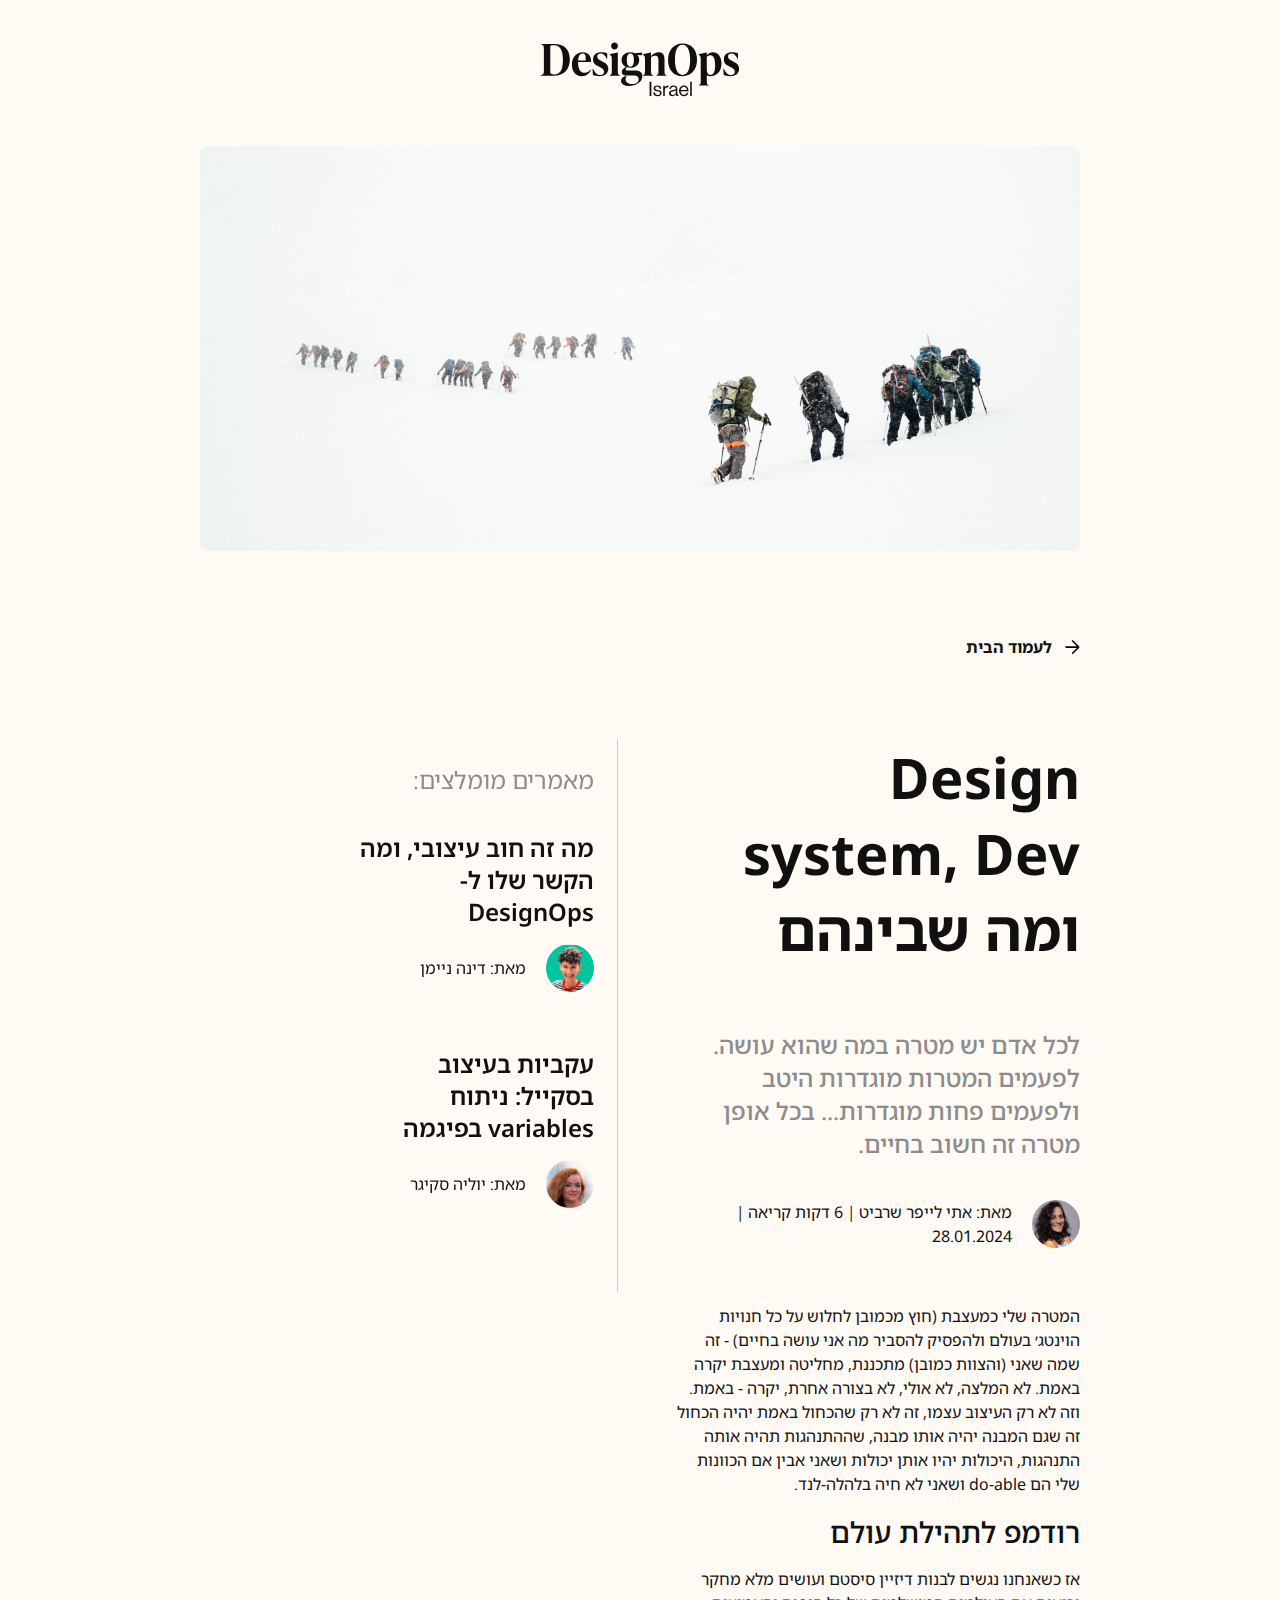
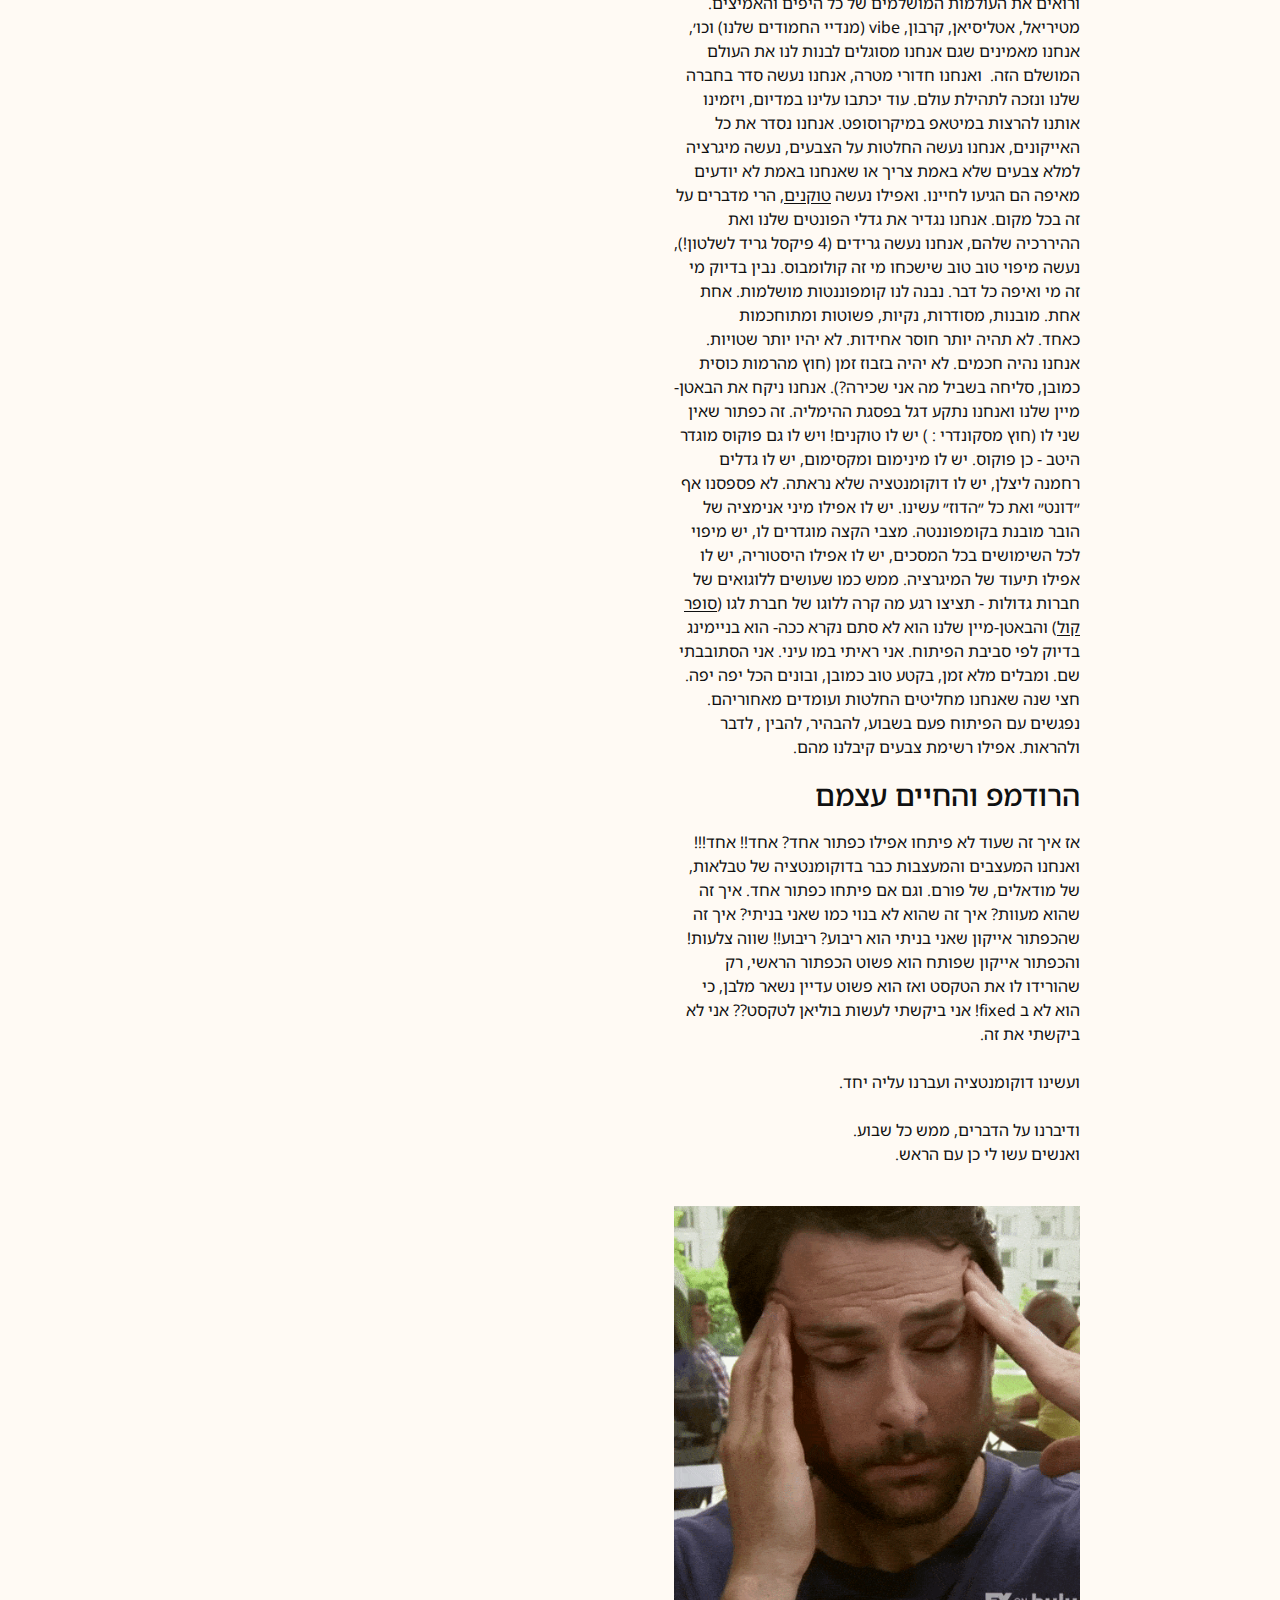
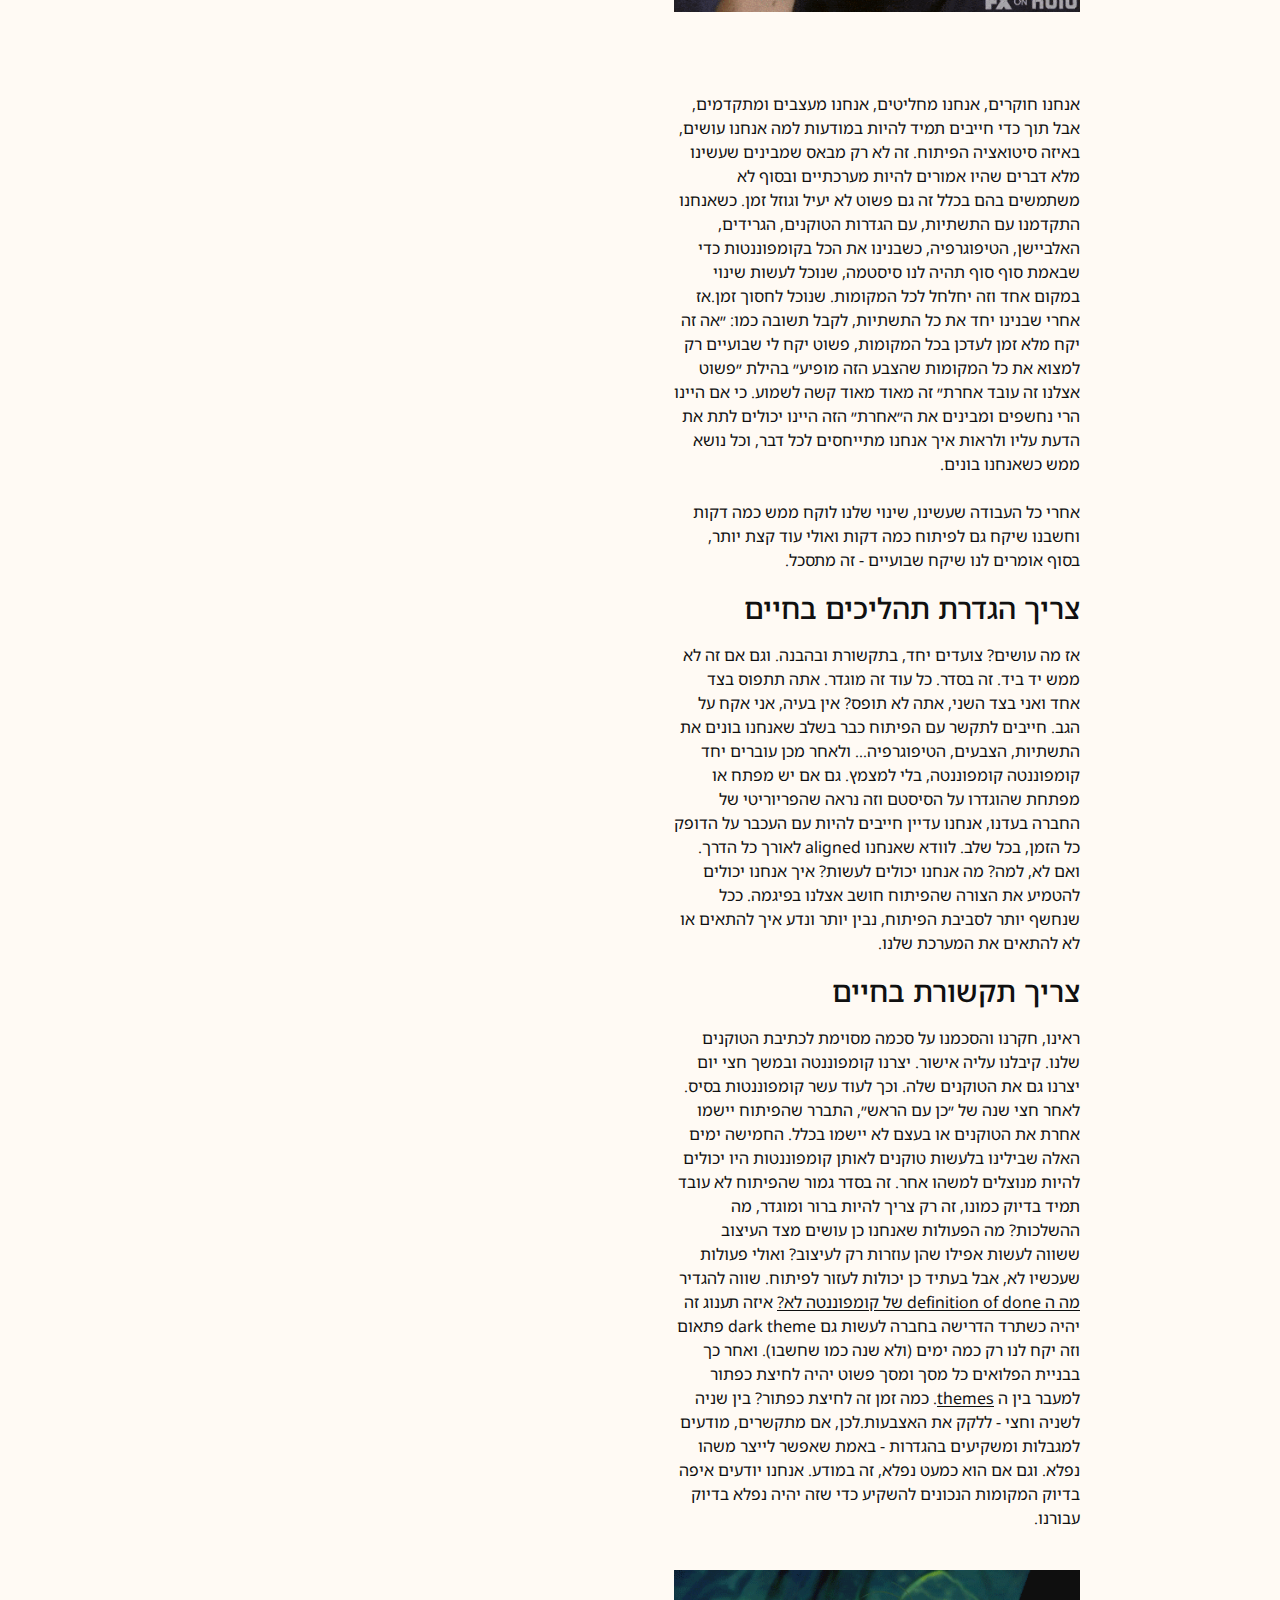
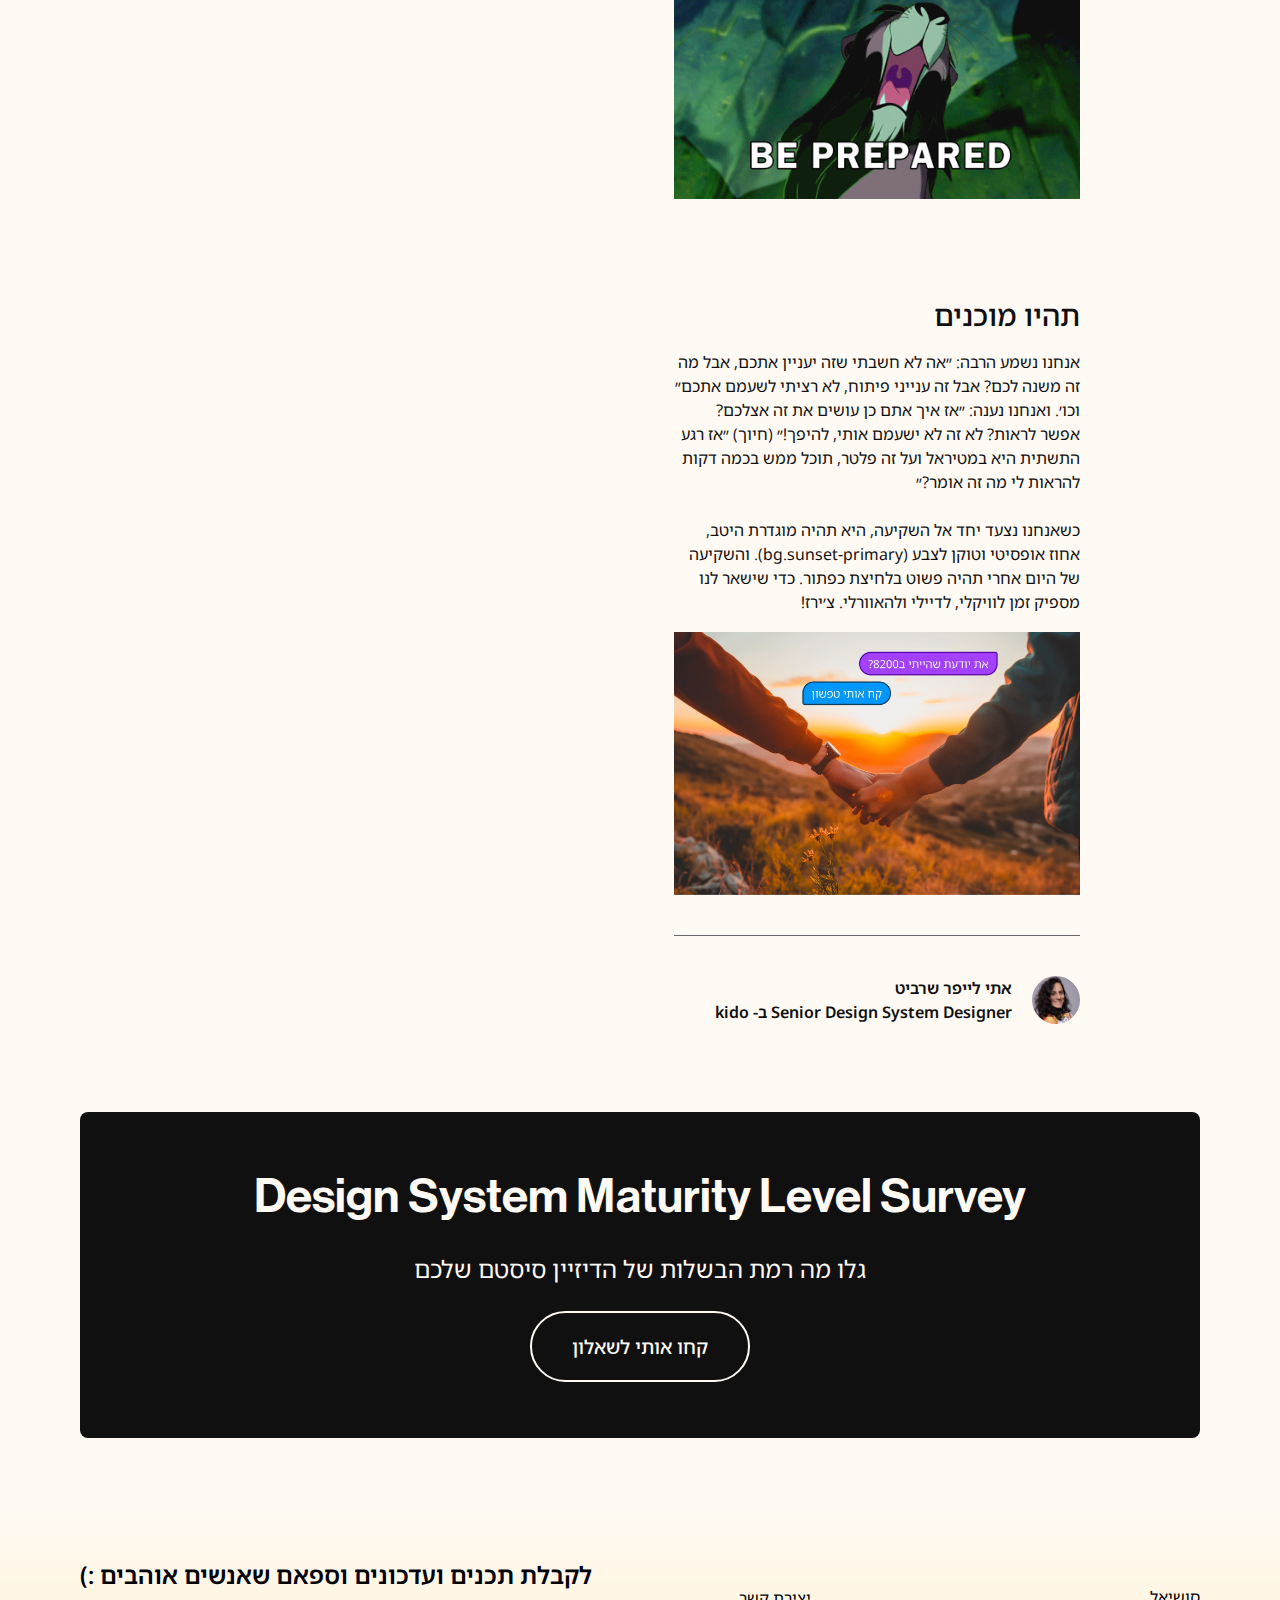
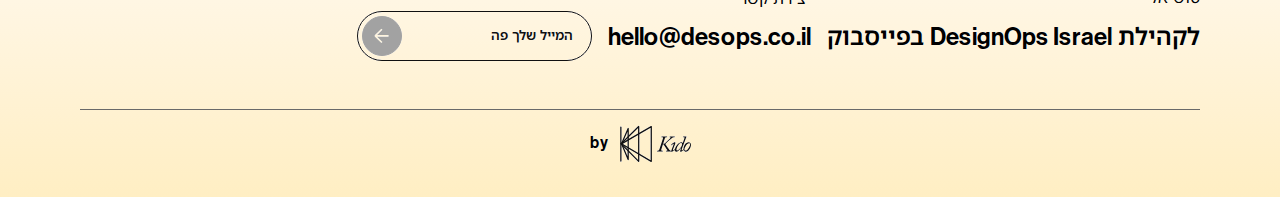
<file: article_01.html>
<!DOCTYPE html>
<html lang="he" dir="rtl">

<head>
    <meta charset="UTF-8">
    <meta name="viewport" content="width=device-width, initial-scale=1.0">
    <title>Design system, Dev ומה שבינהם</title>
    <link rel="shortcut icon" type="image/x-icon" href="https://www.desops.co.il/images/des-favicon.jpg">
    <link rel="stylesheet" href="style.css">
    <base target="_blank">

    <meta property="twitter:card" content="summary_large_image">
    <meta property="twitter:site" content="https://www.desops.co.il">
    <meta property="twitter:title" content="Design system, Dev ומה שבינהם">
    <meta property="twitter:description"
        content="לכל אדם יש מטרה במה שהוא עושה. לפעמים המטרות מוגדרות היטב ולפעמים פחות מוגדרות....">
    <meta property="twitter:creator" content="@adircode">
    <meta name="twitter:image" itemprop="image" content="https://www.desops.co.il/images/article_01_hero-min.jpg">
    <meta property="og:title" content="Design system, Dev ומה שבינהם" />
    <meta property="og:description"
        content="לכל אדם יש מטרה במה שהוא עושה. לפעמים המטרות מוגדרות היטב ולפעמים פחות מוגדרות.... " />
    <meta property="og:image" itemprop="image" content="https://www.desops.co.il/images/article_01_hero-min.jpg" />

</head>

<body
    onresize="document.getElementsByTagName('iframe')[0].style.height=document.getElementsByTagName('iframe')[0].contentWindow.document.getElementsByTagName('body')[0].offsetHeight+'px';">
    <div id="wrapper" class="article">
        <div class="section c-flex-center logo">
            <a href="index.html" target="_self"><img src="images/ops-logo.svg" /></a>
        </div>

        <img src="images/article_01_hero-min.jpg" class="full-width radius-8 margin-t-40" />

        <div class="section r-flex-start margin-tb-80 mob-margin-tb-20">
            <a href="index.html" target="_self" class="no-link small r-flex-center flex-just-start g-12">
                <div class="icon rotate-180" style="--url:url(images/ic-arrow.svg)"></div>
                <p class="noto-bold margin-tb-0">לעמוד הבית</p>
            </a>
        </div>

        <div class="r-flex-start flex-start g-80 g-32-mob">
            <div class="c-flex-center max-70">
                <div class="section c-flex-start">
                    <h1 class="noto-bold margin-t-0 font-35">
                        Design system, Dev ומה שבינהם
                    </h1>
                    <h3 class="noto-medium gray">
                        לכל אדם יש מטרה במה שהוא עושה. לפעמים המטרות מוגדרות היטב ולפעמים פחות מוגדרות... בכל אופן מטרה
                        זה חשוב בחיים.
                    </h3>
                    <div class="r-flex-start flex-center r-flex-mob g-20 g-8-mob">
                        <img src="images/avatar_eti.jpg" class="avatar" />
                        <p class="noto-regular font-12-mob">מאת: אתי לייפר שרביט | 6 דקות קריאה | 28.01.2024</p>
                    </div>
                    <p class="noto-regular line-150 margin-tb-0 real-m-40">
                        המטרה שלי כמעצבת (חוץ מכמובן לחלוש על כל חנויות הוינטג׳ בעולם ולהפסיק להסביר מה אני עושה בחיים)
                        - זה שמה שאני (והצוות כמובן) מתכננת, מחליטה ומעצבת יקרה באמת. לא המלצה, לא אולי, לא בצורה אחרת,
                        יקרה - באמת.
                        וזה לא רק העיצוב עצמו, זה לא רק שהכחול באמת יהיה הכחול זה שגם המבנה יהיה אותו מבנה, שההתנהגות
                        תהיה אותה התנהגות, היכולות יהיו אותן יכולות ושאני אבין אם הכוונות שלי הם do-able ושאני לא חיה
                        בלהלה-לנד.
                    </p>
                    <h2 class="noto-medium margin-tb-16">
                        רודמפ לתהילת עולם
                    </h2>
                    <p class="noto-regular line-150 margin-tb-0">
                        אז כשאנחנו נגשים לבנות דיזיין סיסטם ועושים מלא מחקר ורואים את העולמות המושלמים של כל היפים
                        והאמיצים. מטיריאל, אטליסיאן, קרבון, vibe (מנדיי החמודים שלנו) וכו׳, אנחנו מאמינים שגם אנחנו
                        מסוגלים לבנות לנו את העולם המושלם הזה. 
                        ואנחנו חדורי מטרה, אנחנו נעשה סדר בחברה שלנו ונזכה לתהילת עולם.
                        עוד יכתבו עלינו במדיום, ויזמינו אותנו להרצות במיטאפ במיקרוסופט. אנחנו נסדר את כל האייקונים,
                        אנחנו נעשה החלטות על הצבעים, נעשה מיגרציה למלא צבעים שלא באמת צריך או שאנחנו באמת לא יודעים
                        מאיפה הם הגיעו לחיינו. ואפילו נעשה <a
                            href="https://medium.com/eightshapes-llc/tokens-in-design-systems-25dd82d58421"
                            class="article-link">טוקנים</a>, הרי מדברים על זה בכל מקום.
                        אנחנו נגדיר את גדלי הפונטים שלנו ואת ההיררכיה שלהם, אנחנו נעשה גרידים (4 פיקסל גריד לשלטון!),
                        נעשה מיפוי טוב טוב שישכחו מי זה קולומבוס. נבין בדיוק מי זה מי ואיפה כל דבר. נבנה לנו קומפוננטות
                        מושלמות. אחת אחת. מובנות, מסודרות, נקיות, פשוטות ומתוחכמות כאחד. לא תהיה יותר חוסר אחידות. לא
                        יהיו יותר שטויות. אנחנו נהיה חכמים. לא יהיה בזבוז זמן (חוץ מהרמות כוסית כמובן, סליחה בשביל מה
                        אני שכירה?).

                        אנחנו ניקח את הבאטן-מיין שלנו ואנחנו נתקע דגל בפסגת ההימליה.
                        זה כפתור שאין שני לו (חוץ מסקונדרי : ) יש לו טוקנים! ויש לו גם פוקוס מוגדר היטב - כן פוקוס. יש
                        לו מינימום ומקסימום, יש לו גדלים רחמנה ליצלן, יש לו דוקומנטציה שלא נראתה. לא פספסנו אף ״דונט״
                        ואת כל ״הדוז״ עשינו. יש לו אפילו מיני אנימציה של הובר מובנת בקומפוננטה. מצבי הקצה מוגדרים לו, יש
                        מיפוי לכל השימושים בכל המסכים, יש לו אפילו היסטוריה, יש לו אפילו תיעוד של המיגרציה. ממש כמו
                        שעושים ללוגואים של חברות גדולות - תציצו רגע מה קרה ללוגו של חברת לגו (<a
                            href="https://1000logos.net/lego-logo/" class="article-link">סופר קול</a>) והבאטן-מיין שלנו
                        הוא לא סתם נקרא ככה- הוא בניימינג בדיוק לפי סביבת הפיתוח. אני ראיתי במו עיני. אני הסתובבתי שם.

                        ומבלים מלא זמן, בקטע טוב כמובן, ובונים הכל יפה יפה. חצי שנה שאנחנו מחליטים החלטות ועומדים
                        מאחוריהם. נפגשים עם הפיתוח פעם בשבוע, להבהיר, להבין , לדבר ולהראות. אפילו רשימת צבעים קיבלנו
                        מהם.
                    </p>
                    <h2 class="noto-medium margin-tb-16">
                        הרודמפ והחיים עצמם
                    </h2>
                    <p class="noto-regular line-150 margin-tb-0">
                        אז איך זה שעוד לא פיתחו אפילו כפתור אחד? אחד!! אחד!!! ואנחנו המעצבים והמעצבות כבר בדוקומנטציה של
                        טבלאות, של מודאלים, של פורם. וגם אם פיתחו כפתור אחד. איך זה שהוא מעוות? איך זה שהוא לא בנוי כמו
                        שאני בניתי? איך זה שהכפתור אייקון שאני בניתי הוא ריבוע? ריבוע!! שווה צלעות! והכפתור אייקון שפותח
                        הוא פשוט הכפתור הראשי, רק שהורידו לו את הטקסט ואז הוא פשוט עדיין נשאר מלבן, כי הוא לא ב fixed!
                        אני ביקשתי לעשות בוליאן לטקסט?? אני לא ביקשתי את זה.
                        <br /><br />
                        ועשינו דוקומנטציה ועברנו עליה יחד.
                        <br /><br />
                        ודיברנו על הדברים, ממש כל שבוע.
                        <br />
                        ואנשים עשו לי כן עם הראש.
                    </p>
                    <img src="images/article_01_charley-min.gif" alt="Headache GIF" class="full-width margin-tb-40" />
                    <p class="noto-regular line-150 margin-tb-0">
                        אנחנו חוקרים, אנחנו מחליטים, אנחנו מעצבים ומתקדמים, אבל תוך כדי חייבים תמיד להיות במודעות למה
                        אנחנו עושים, באיזה סיטואציה הפיתוח. זה לא רק מבאס שמבינים שעשינו מלא דברים שהיו אמורים להיות
                        מערכתיים ובסוף לא משתמשים בהם בכלל
                        זה גם פשוט לא יעיל וגוזל זמן.
                        כשאנחנו התקדמנו עם התשתיות, עם הגדרות הטוקנים, הגרידים, האלביישן, הטיפוגרפיה, כשבנינו את הכל
                        בקומפוננטות כדי שבאמת סוף סוף תהיה לנו סיסטמה, שנוכל לעשות שינוי במקום אחד וזה יחלחל לכל
                        המקומות. שנוכל לחסוך זמן.אז אחרי שבנינו יחד את כל התשתיות, לקבל תשובה כמו:
                        ״אה זה יקח מלא זמן לעדכן בכל המקומות, פשוט יקח לי שבועיים רק למצוא את כל המקומות שהצבע הזה
                        מופיע״ בהילת ״פשוט אצלנו זה עובד אחרת״ זה מאוד מאוד קשה לשמוע. כי אם היינו הרי נחשפים ומבינים את
                        ה״אחרת״ הזה היינו יכולים לתת את הדעת עליו ולראות איך אנחנו מתייחסים לכל דבר, וכל נושא ממש
                        כשאנחנו בונים.
                        <br /><br />
                        אחרי כל העבודה שעשינו, שינוי שלנו לוקח ממש כמה דקות וחשבנו שיקח גם לפיתוח כמה דקות ואולי עוד קצת
                        יותר, בסוף אומרים לנו שיקח שבועיים - זה מתסכל.
                    </p>
                    <h2 class="noto-medium margin-tb-16">
                        צריך הגדרת תהליכים בחיים
                    </h2>
                    <p class="noto-regular line-150 margin-tb-0">
                        אז מה עושים? צועדים יחד, בתקשורת ובהבנה. וגם אם זה לא ממש יד ביד. זה בסדר. כל עוד זה מוגדר. אתה
                        תתפוס בצד אחד ואני בצד השני, אתה לא תופס? אין בעיה, אני אקח על הגב. חייבים לתקשר עם הפיתוח כבר
                        בשלב שאנחנו בונים את התשתיות, הצבעים, הטיפוגרפיה... ולאחר מכן עוברים יחד קומפוננטה קומפוננטה,
                        בלי למצמץ. גם אם יש מפתח או מפתחת שהוגדרו על הסיסטם וזה נראה שהפריוריטי של החברה בעדנו, אנחנו
                        עדיין חייבים להיות עם העכבר על הדופק כל הזמן, בכל שלב. לוודא שאנחנו aligned לאורך כל הדרך. ואם
                        לא, למה? מה אנחנו יכולים לעשות? איך אנחנו יכולים להטמיע את הצורה שהפיתוח חושב אצלנו בפיגמה. ככל
                        שנחשף יותר לסביבת הפיתוח, נבין יותר ונדע איך להתאים או לא להתאים את המערכת שלנו.
                    </p>
                    <h2 class="noto-medium margin-tb-16">
                        צריך תקשורת בחיים
                    </h2>
                    <p class="noto-regular line-150 margin-tb-0">
                        ראינו, חקרנו והסכמנו על סכמה מסוימת לכתיבת הטוקנים שלנו. קיבלנו עליה אישור.
                        יצרנו קומפוננטה ובמשך חצי יום יצרנו גם את הטוקנים שלה. וכך לעוד עשר קומפוננטות בסיס. לאחר חצי
                        שנה של ״כן עם הראש״, התברר שהפיתוח יישמו אחרת את הטוקנים או בעצם לא יישמו בכלל. החמישה ימים האלה
                        שבילינו בלעשות טוקנים לאותן קומפוננטות היו יכולים להיות מנוצלים למשהו אחר.
                        זה בסדר גמור שהפיתוח לא עובד תמיד בדיוק כמונו, זה רק צריך להיות ברור ומוגדר, מה ההשלכות? מה
                        הפעולות שאנחנו כן עושים מצד העיצוב ששווה לעשות אפילו שהן עוזרות רק לעיצוב? ואולי פעולות שעכשיו
                        לא, אבל בעתיד כן יכולות לעזור לפיתוח. שווה להגדיר <a
                            href="https://givetm.medium.com/dod-check-list-for-designers-e488f0007780"
                            class="article-link">מה ה definition of done של קומפוננטה לא?</a> איזה
                        תענוג זה יהיה כשתרד הדרישה בחברה לעשות גם dark theme פתאום וזה יקח לנו רק כמה ימים (ולא שנה כמו
                        שחשבו). ואחר כך בבניית הפלואים כל מסך ומסך פשוט יהיה לחיצת כפתור למעבר בין ה <a
                            href="https://givetm.medium.com/dod-check-list-for-designers-e488f0007780"
                            class="article-link">themes</a>. כמה זמן זה
                        לחיצת כפתור? בין שניה לשניה וחצי - ללקק את האצבעות.לכן, אם מתקשרים, מודעים למגבלות ומשקיעים
                        בהגדרות - באמת שאפשר לייצר משהו נפלא. וגם אם הוא כמעט נפלא, זה במודע. אנחנו יודעים איפה בדיוק
                        המקומות הנכונים להשקיע כדי שזה יהיה נפלא בדיוק עבורנו.
                    </p>
                    <img src="images/article_01_be_prepared.gif" alt="Be prepared GIF"
                        class="full-width margin-tb-40" />
                    <h2 class="noto-medium margin-tb-16">
                        תהיו מוכנים
                    </h2>
                    <p class="noto-regular line-150 margin-tb-0">
                        אנחנו נשמע הרבה: ״אה לא חשבתי שזה יעניין אתכם, אבל מה זה משנה לכם? אבל זה ענייני פיתוח, לא רציתי
                        לשעמם אתכם״ וכו׳.
                        ואנחנו נענה: ״אז איך אתם כן עושים את זה אצלכם? אפשר לראות? לא זה לא ישעמם אותי, להיפך!״ (חיוך)
                        ״אז רגע התשתית היא במטיראל ועל זה פלטר, תוכל ממש בכמה דקות להראות לי מה זה אומר?״
                        <br /><br />
                        כשאנחנו נצעד יחד אל השקיעה, היא תהיה מוגדרת היטב, אחוז אופסיטי וטוקן לצבע (bg.sunset-primary).
                        והשקיעה של היום אחרי תהיה פשוט בלחיצת כפתור. כדי שישאר לנו מספיק זמן לוויקלי, לדיילי ולהאוורלי.
                        צ׳ירז!
                    </p>
                    <br/>
                    <img src="images/article_01_end-min.jpg" class="full-width" />

                    <hr class="darker-hr margin-t-40 margin-b-40" />

                    <div class="r-flex-start r-flex-mob flex-center g-20 g-8-mob">
                        <img src="images/avatar_eti.jpg" class="avatar" />
                        <div class="c-flex-start">
                            <p class="noto-semi margin-tb-0 font-12-mob">אתי לייפר שרביט</p>
                            <div class="r-flex-center g-4">
                                <p class="noto-semi margin-tb-0 font-12-mob">Senior Design System Designer ב- kido
                                </p>
                                <img src="images/ic-linkedin.svg" class="hidden" />
                            </div>
                        </div>
                    </div>
                </div>


            </div>
            <div class="c-flex-start max-50 max-100-mob right-div">
                <div class="section mob-hidden hidden">
                    <h3 class="noto-regular gray">תגיות:</h3>
                    <div class="r-flex-start g-4 r-flex-mob r-flex-tab">
                        <button class="chip noto-semi margin-t-0">תגית</button>
                        <button class="chip noto-semi margin-t-0">תגית אחרת</button>
                    </div>
                </div>
                <hr class="mob-show darker-hr" />
                <div class="section padding-b-80">
                    <h3 class="noto-regular gray">מאמרים מומלצים:</h3>
                    <div class="c-flex-start g-40">

                        <div class="c-flex-start">

                            <a href="article_02.html" target="_self" class="no-link small">
                                <h3 class="noto-semi margin-b-12 margin-t-12 grow">מה זה חוב עיצובי, ומה הקשר שלו ל-
                                    DesignOps</h3>
                            </a>
                            <div class="r-flex-start g-20 r-flex-mob flex-center">
                                <img src="images/avatar_dina.jpg" class="avatar" />
                                <p class="noto-regular">מאת: דינה ניימן</p>
                            </div>
                        </div>
                        <div class="c-flex-start">

                            <a href="article_03.html" target="_self" class="no-link small">
                                <h3 class="noto-semi margin-b-12 margin-t-12 grow">עקביות בעיצוב בסקייל: ניתוח variables
                                    בפיגמה</h3>
                            </a>
                            <div class="r-flex-start g-20 r-flex-mob flex-center">
                                <img src="images/avatar_julia.jpg" class="avatar" />
                                <p class="noto-regular">מאת: יוליה סקיגר</p>
                            </div>
                        </div>
                        <div class="c-flex-start hidden">

                            <h3 class="noto-semi margin-b-12 margin-t-12 grow">מה זה DesignOps?</h3>
                            <div class="r-flex-start g-20 r-flex-mob flex-center">
                                <img src="images/avatar_dina.jpg" class="avatar" />
                                <p class="noto-regular">מאת: יוליה סקיגר</p>
                            </div>
                        </div>
                    </div>
                </div>

            </div>
            <div class="c-flex-start width-30 right-div"></div>
        </div>

    </div>
    <div id="wrapper">
        <iframe src="footer.html" frameborder="0" class="full-width footer-frame"
            onload="this.style.height=this.contentWindow.document.getElementsByTagName('body')[0].offsetHeight+'px';"></iframe>
        <footer></footer>
    </div>
</body>

</html>
</file>
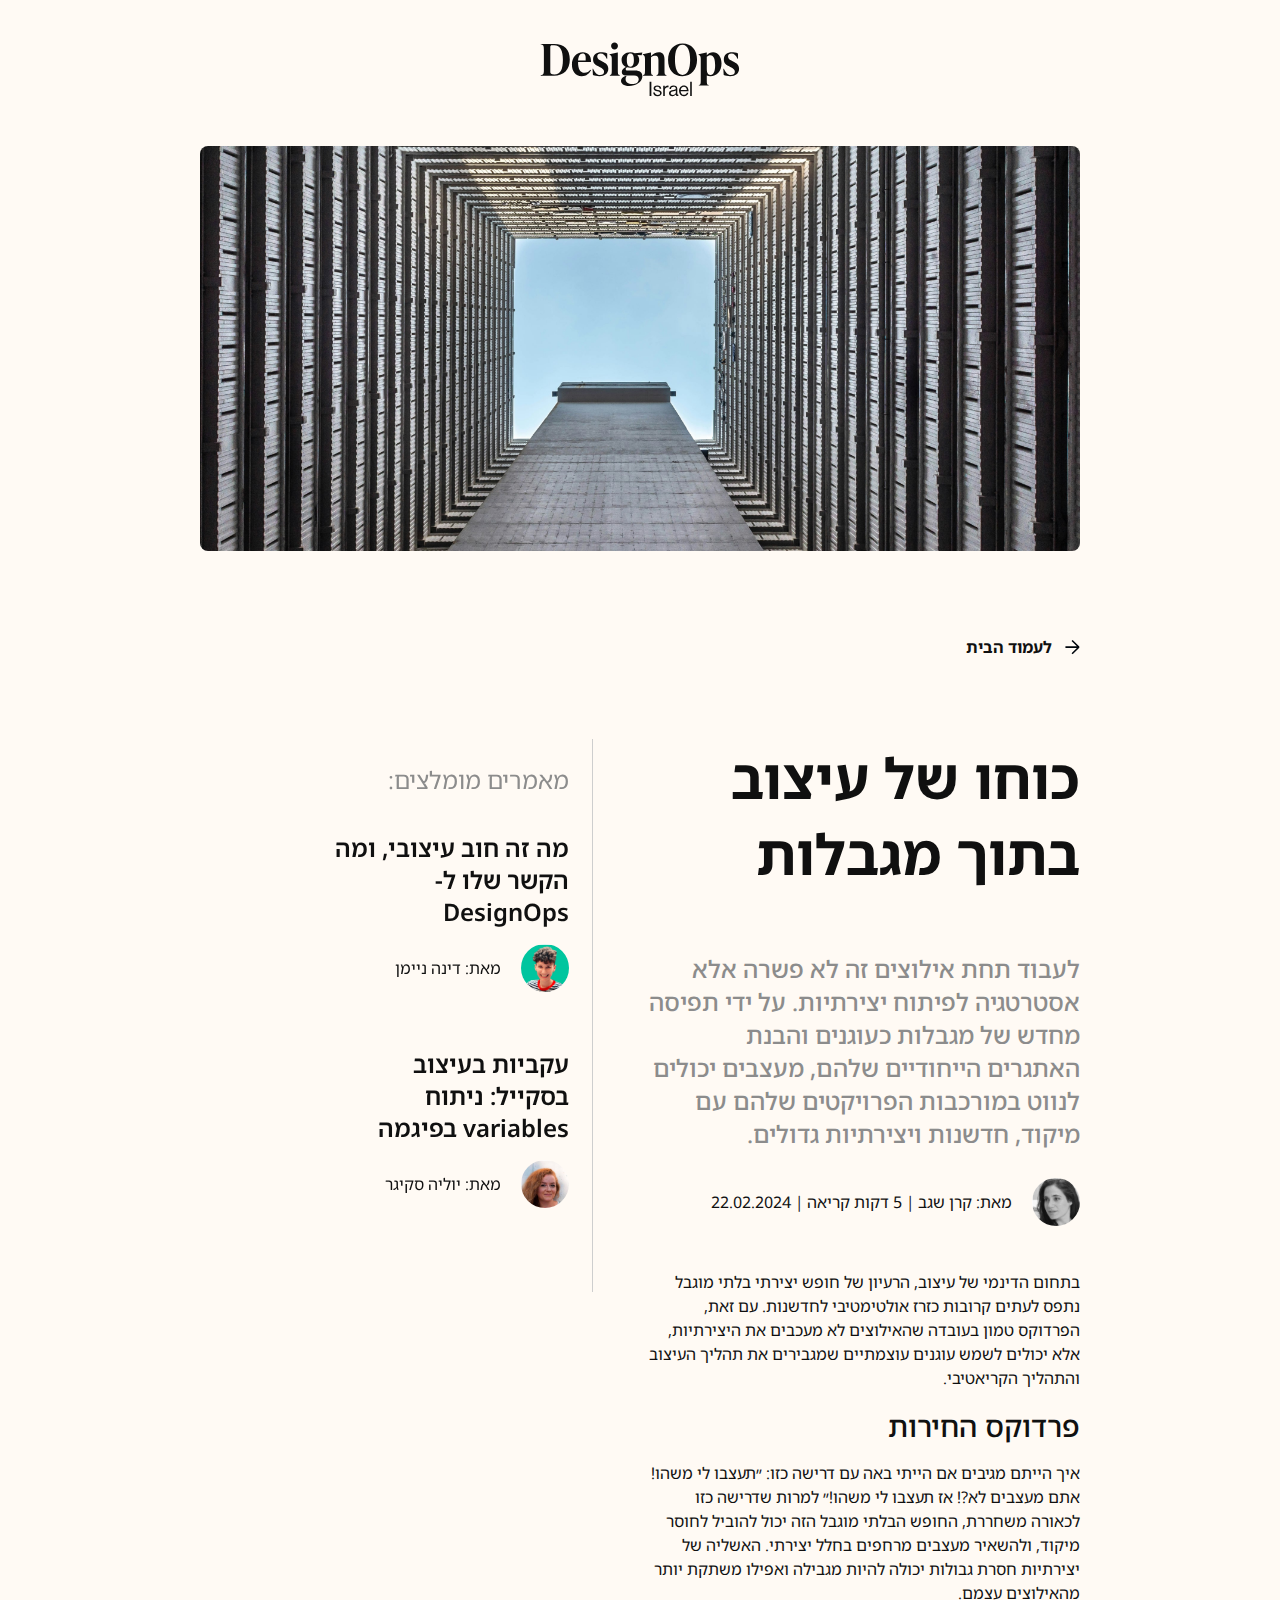
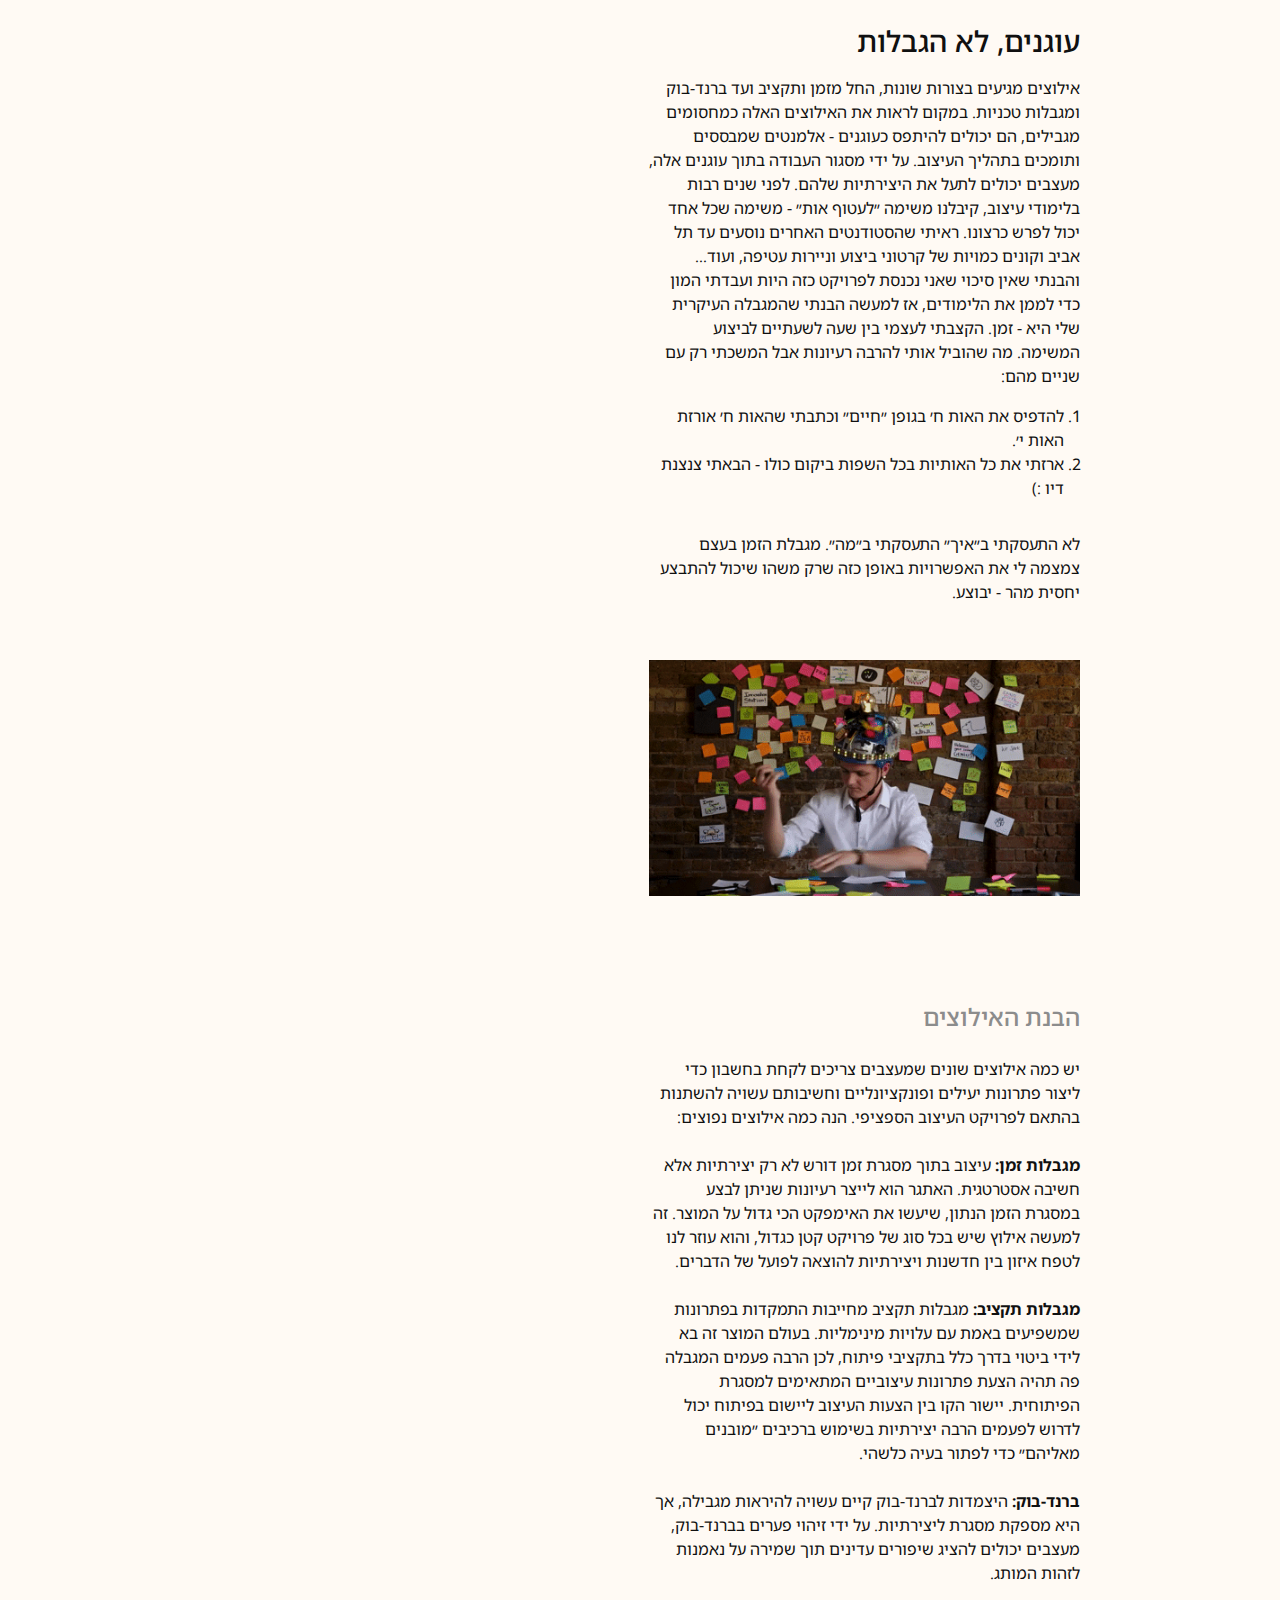
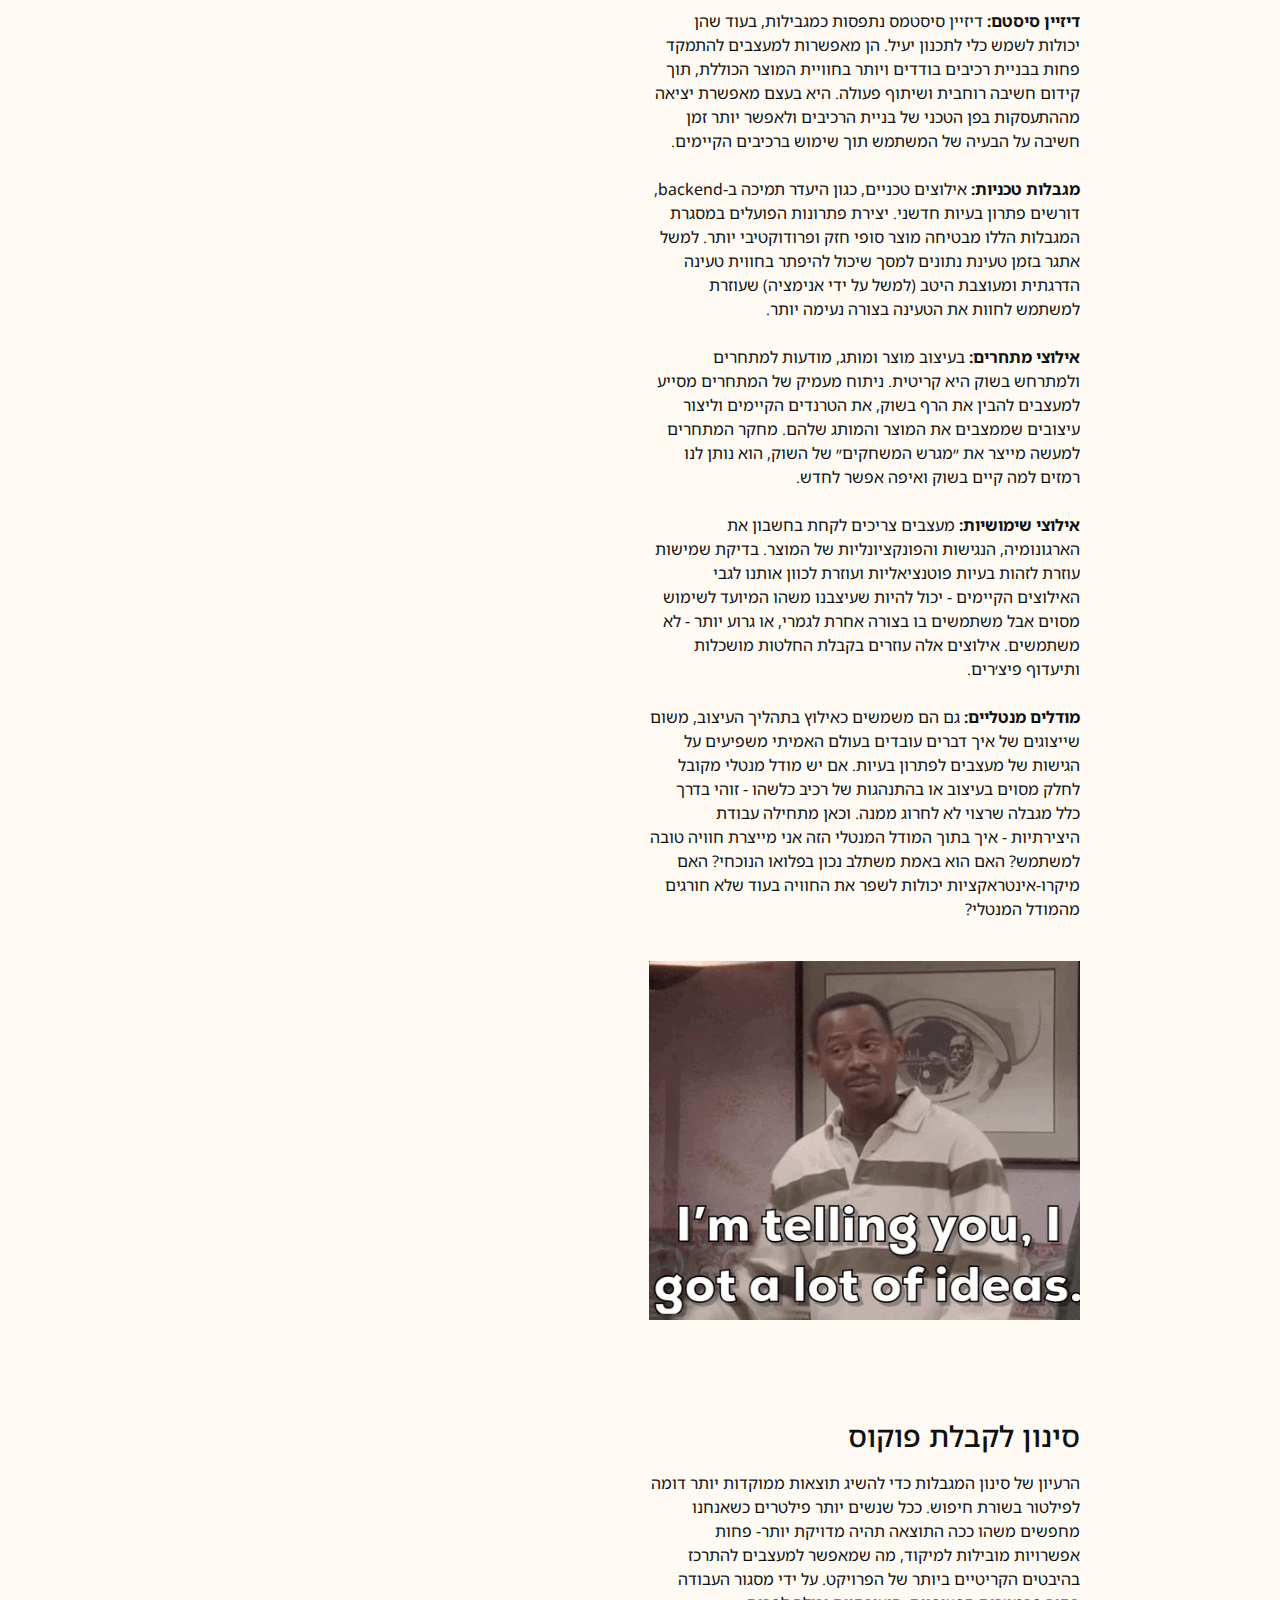
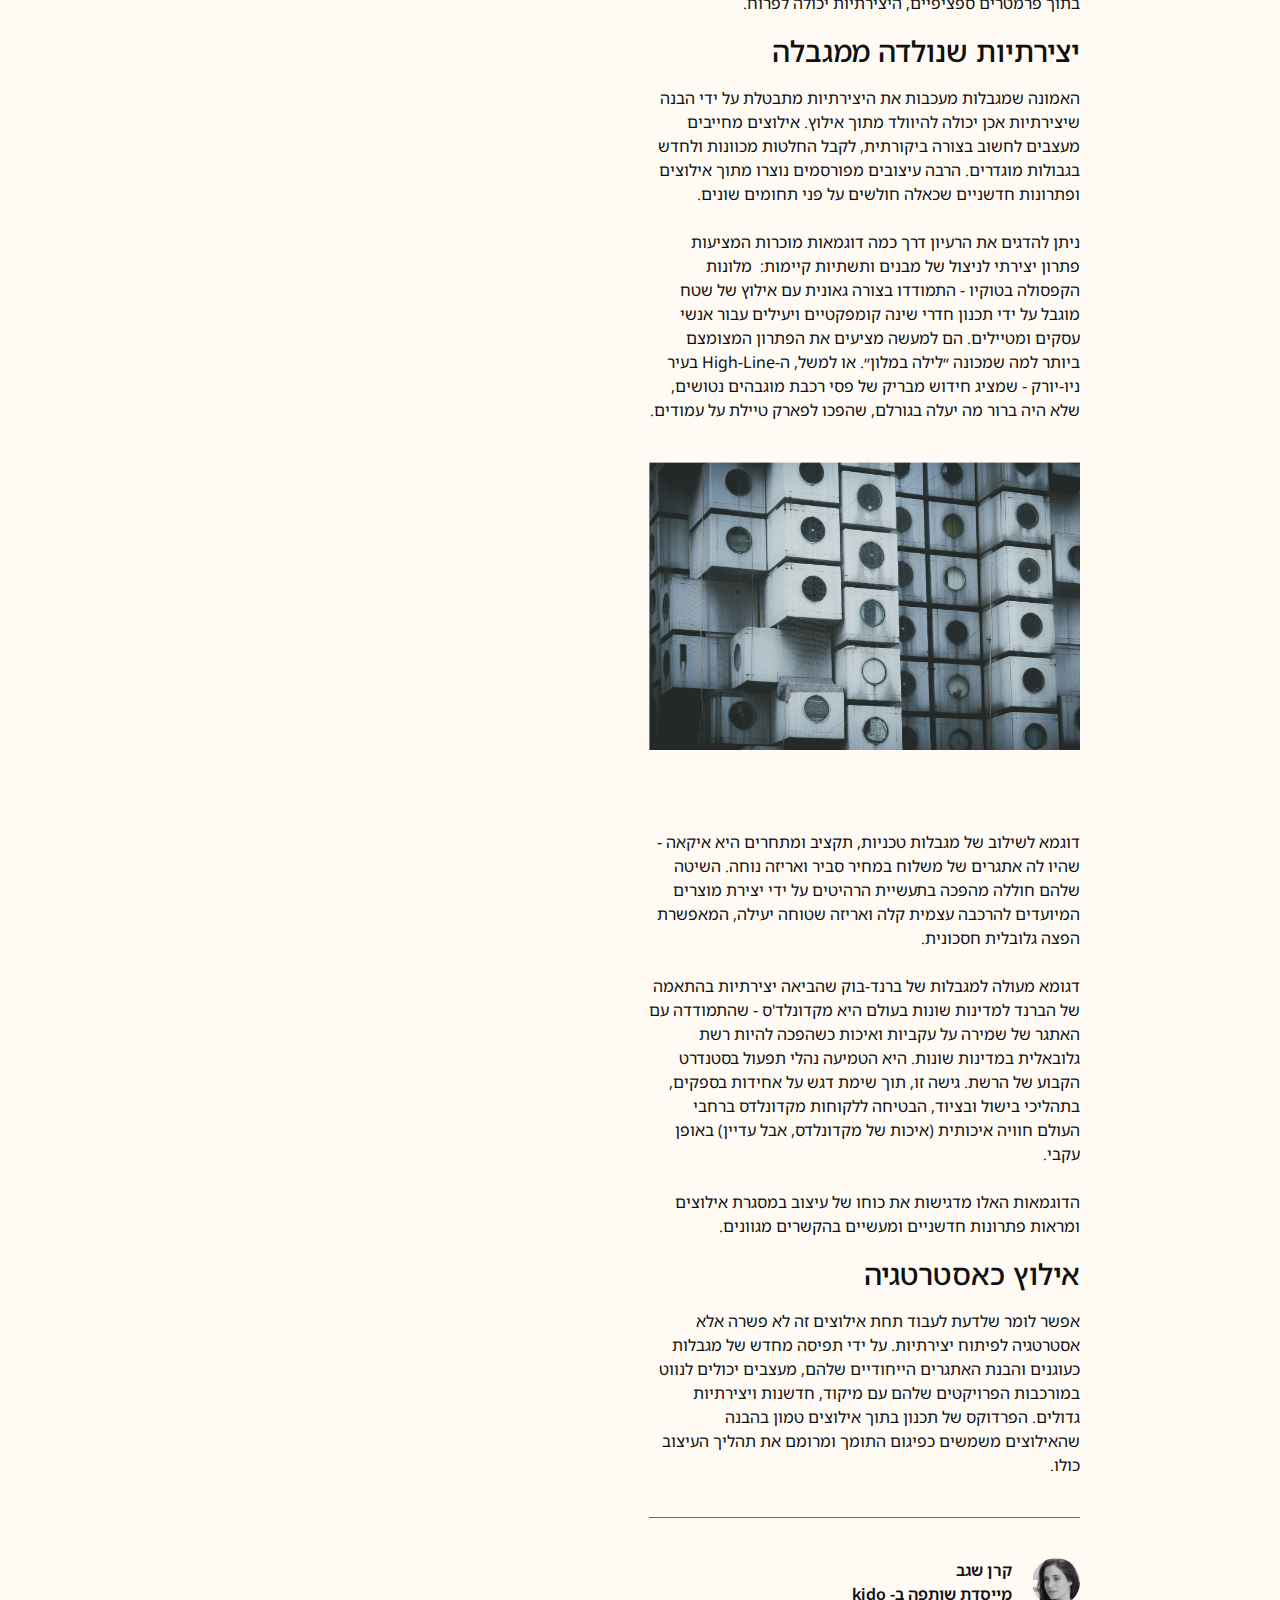
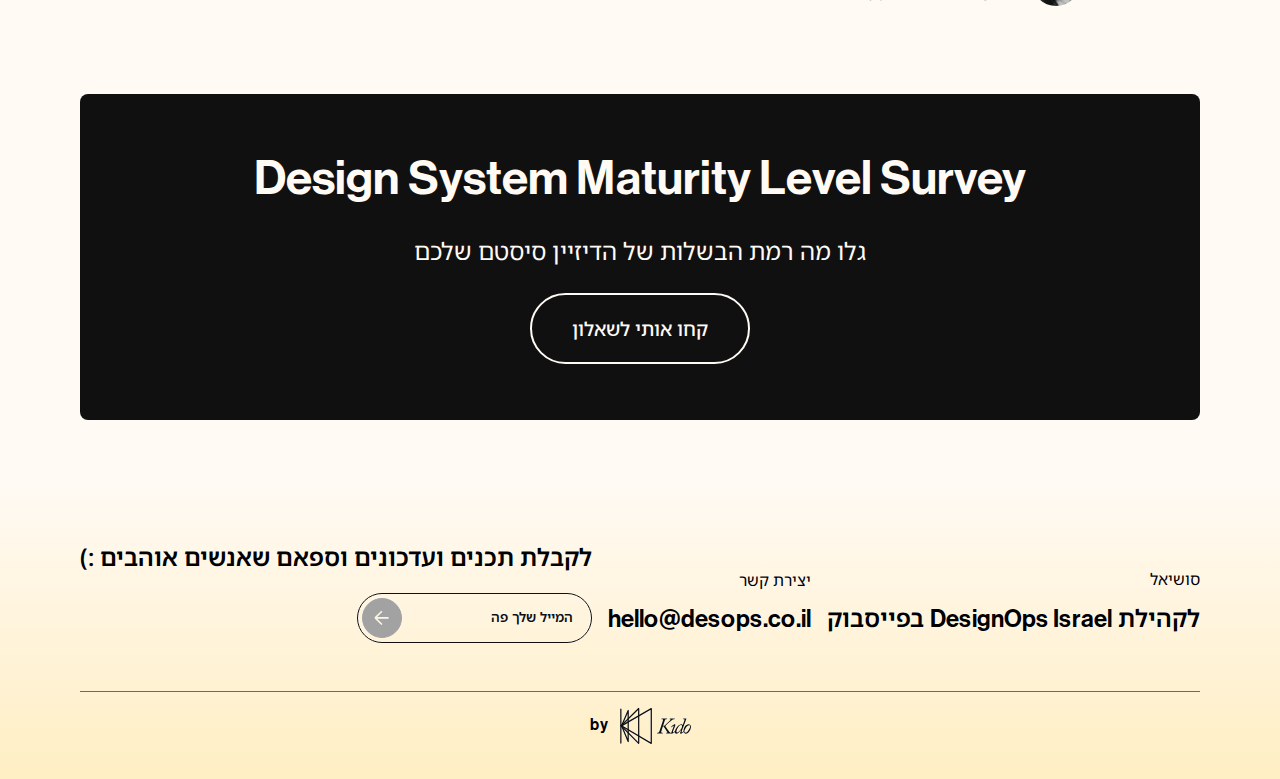
<file: article_04.html>
<!DOCTYPE html>
<html lang="he" dir="rtl">

<head>
    <meta charset="UTF-8">
    <meta name="viewport" content="width=device-width, initial-scale=1.0">
    <title>כוחו של עיצוב בתוך מגבלות</title>
    <link rel="shortcut icon" type="image/x-icon" href="https://www.desops.co.il/images/des-favicon.jpg">
    <link rel="stylesheet" href="style.css">
    <base target="_blank">

    <meta property="twitter:card" content="summary_large_image">
    <meta property="twitter:site" content="https://www.desops.co.il">
    <meta property="twitter:title" content="כוחו של עיצוב בתוך מגבלות">
    <meta property="twitter:description"
        content="לעבוד תחת אילוצים זה לא פשרה אלא אסטרטגיה לפיתוח יצירתיות. על ידי תפיסה מחדש של מגבלות כעוגנים והבנת האתגרים הייחודיים שלהם, מעצבים יכולים לנווט במורכבות הפרויקטים שלהם עם מיקוד, חדשנות ויצירתיות גדולים.">
    <meta property="twitter:creator" content="@adircode">
    <meta name="twitter:image" itemprop="image" content="https://www.desops.co.il/images/article_04_hero-min.jpg">
    <meta property="og:title" content="כוחו של עיצוב בתוך מגבלות" />
    <meta property="og:description"
        content="לעבוד תחת אילוצים זה לא פשרה אלא אסטרטגיה לפיתוח יצירתיות. על ידי תפיסה מחדש של מגבלות כעוגנים והבנת האתגרים הייחודיים שלהם, מעצבים יכולים לנווט במורכבות הפרויקטים שלהם עם מיקוד, חדשנות ויצירתיות גדולים. " />
    <meta property="og:image" itemprop="image" content="https://www.desops.co.il/images/article_04_hero-min.jpg" />

</head>

<body
    onresize="document.getElementsByTagName('iframe')[0].style.height=document.getElementsByTagName('iframe')[0].contentWindow.document.getElementsByTagName('body')[0].offsetHeight+'px';">
    <div id="wrapper" class="article">
        <div class="section c-flex-center logo">
            <a href="index.html" target="_self"><img src="images/ops-logo.svg" /></a>
        </div>

        <img src="images/article_04_hero-min.jpg" class="full-width radius-8 margin-t-40" />

        <div class="section r-flex-start margin-tb-80 mob-margin-tb-20">
            <a href="index.html" target="_self" class="no-link small r-flex-center flex-just-start g-12">
                <div class="icon rotate-180" style="--url:url(images/ic-arrow.svg)"></div>
                <p class="noto-bold margin-tb-0">לעמוד הבית</p>
            </a>
        </div>

        <div class="r-flex-start flex-start g-80 g-32-mob">
            <div class="c-flex-center max-70">
                <div class="section c-flex-start">
                    <h1 class="noto-bold margin-t-0 font-35">
                        כוחו של עיצוב בתוך מגבלות
                    </h1>
                    <h3 class="noto-medium gray">
                        לעבוד תחת אילוצים זה לא פשרה אלא אסטרטגיה לפיתוח יצירתיות. על ידי תפיסה מחדש של מגבלות כעוגנים
                        והבנת האתגרים הייחודיים שלהם, מעצבים יכולים לנווט במורכבות הפרויקטים שלהם עם מיקוד, חדשנות
                        ויצירתיות גדולים.
                    </h3>
                    <div class="r-flex-start flex-center r-flex-mob g-20 g-8-mob">
                        <img src="images/avatar_karen.jpg" class="avatar" />
                        <p class="noto-regular font-12-mob">מאת: קרן שגב | 5 דקות קריאה | 22.02.2024</p>
                    </div>
                    <p class="noto-regular line-150 margin-tb-0 real-m-40">
                        בתחום הדינמי של עיצוב, הרעיון של חופש יצירתי בלתי מוגבל נתפס לעתים קרובות כזרז אולטימטיבי
                        לחדשנות. עם זאת, הפרדוקס טמון בעובדה שהאילוצים לא מעכבים את היצירתיות, אלא יכולים לשמש עוגנים
                        עוצמתיים שמגבירים את תהליך העיצוב והתהליך הקריאטיבי. 
                    </p>
                    <h2 class="noto-medium margin-tb-16">
                        פרדוקס החירות
                    </h2>
                    <p class="noto-regular line-150 margin-tb-0">
                        איך הייתם מגיבים אם הייתי באה עם דרישה כזו: ״תעצבו לי משהו! אתם מעצבים לא?! אז תעצבו לי
                        משהו!״ למרות שדרישה כזו לכאורה משחררת, החופש הבלתי מוגבל הזה יכול להוביל לחוסר מיקוד, ולהשאיר
                        מעצבים מרחפים בחלל יצירתי. האשליה של יצירתיות חסרת גבולות יכולה להיות מגבילה ואפילו משתקת יותר
                        מהאילוצים עצמם.
                    </p>
                    <h2 class="noto-medium margin-tb-16">
                        עוגנים, לא הגבלות
                    </h2>
                    <p class="noto-regular line-150 margin-tb-0">
                        אילוצים מגיעים בצורות שונות, החל מזמן ותקציב ועד ברנד-בוק ומגבלות טכניות. במקום לראות את
                        האילוצים האלה כמחסומים מגבילים, הם יכולים להיתפס כעוגנים - אלמנטים שמבססים ותומכים בתהליך
                        העיצוב. על ידי מסגור העבודה בתוך עוגנים אלה, מעצבים יכולים לתעל את היצירתיות שלהם.
                        לפני שנים רבות בלימודי עיצוב, קיבלנו משימה ״לעטוף אות״ - משימה שכל אחד יכול לפרש כרצונו. ראיתי
                        שהסטודנטים האחרים נוסעים עד תל אביב וקונים כמויות של קרטוני ביצוע וניירות עטיפה, ועוד… והבנתי
                        שאין סיכוי שאני נכנסת לפרויקט כזה היות ועבדתי המון כדי לממן את הלימודים, אז למעשה הבנתי שהמגבלה
                        העיקרית שלי היא - זמן.
                        הקצבתי לעצמי בין שעה לשעתיים לביצוע המשימה. מה שהוביל אותי להרבה רעיונות אבל המשכתי רק עם שניים
                        מהם:  
                    </p>
                    <ol>
                        <li class="noto-regular line-150">
                            להדפיס את האות ח׳ בגופן ״חיים״ וכתבתי שהאות ח׳ אורזת האות י׳.
                        </li>
                        <li class="noto-regular line-150">
                            ארזתי את כל האותיות בכל השפות ביקום כולו - הבאתי צנצנת דיו :)
                        </li>
                    </ol>

                    <p class="noto-regular line-150">
                        לא התעסקתי ב״איך״ התעסקתי ב״מה״. מגבלת הזמן בעצם צמצמה לי את האפשרויות באופן כזה שרק משהו שיכול
                        להתבצע יחסית מהר - יבוצע.
                    </p>
                    <img src="images/article_04_img_01.gif" class="full-width margin-tb-40" />

                    <h3 class="noto-medium gray">הבנת האילוצים</h3>
                    <p class="noto-regular line-150 margin-tb-0">
                        יש כמה אילוצים שונים שמעצבים צריכים לקחת בחשבון כדי ליצור פתרונות יעילים ופונקציונליים וחשיבותם
                        עשויה להשתנות בהתאם לפרויקט העיצוב הספציפי. הנה כמה אילוצים נפוצים:
                        <br /><br />
                        <b>מגבלות זמן:</b> עיצוב בתוך מסגרת זמן דורש לא רק יצירתיות אלא חשיבה אסטרטגית. האתגר הוא לייצר
                        רעיונות
                        שניתן לבצע במסגרת הזמן הנתון, שיעשו את האימפקט הכי גדול על המוצר.
                        זה למעשה אילוץ שיש בכל סוג של פרויקט קטן כגדול, והוא עוזר לנו לטפח איזון בין חדשנות ויצירתיות
                        להוצאה לפועל של הדברים.
                        <br /><br />
                        <b>מגבלות תקציב:</b> מגבלות תקציב מחייבות התמקדות בפתרונות שמשפיעים באמת עם עלויות מינימליות.
                        בעולם
                        המוצר זה בא לידי ביטוי בדרך כלל בתקציבי פיתוח, לכן הרבה פעמים המגבלה פה תהיה הצעת פתרונות
                        עיצוביים המתאימים למסגרת הפיתוחית. יישור הקו בין הצעות העיצוב ליישום בפיתוח יכול לדרוש לפעמים
                        הרבה יצירתיות בשימוש ברכיבים ״מובנים מאליהם״ כדי לפתור בעיה כלשהי.
                        <br /><br />
                        <b>ברנד-בוק:</b> היצמדות לברנד-בוק קיים עשויה להיראות מגבילה, אך היא מספקת מסגרת ליצירתיות. על
                        ידי
                        זיהוי פערים בברנד-בוק, מעצבים יכולים להציג שיפורים עדינים תוך שמירה על נאמנות לזהות המותג. 
                        <br /><br />
                        <b>דיזיין סיסטם:</b> דיזיין סיסטמס נתפסות כמגבילות, בעוד שהן יכולות לשמש כלי לתכנון יעיל. הן
                        מאפשרות
                        למעצבים להתמקד פחות בבניית רכיבים בודדים ויותר בחוויית המוצר הכוללת, תוך קידום חשיבה רוחבית
                        ושיתוף פעולה. היא בעצם מאפשרת יציאה מההתעסקות בפן הטכני של בניית הרכיבים ולאפשר יותר זמן חשיבה
                        על הבעיה של המשתמש תוך שימוש ברכיבים הקיימים.
                        <br /><br />
                        <b>מגבלות טכניות:</b> אילוצים טכניים, כגון היעדר תמיכה ב-backend, דורשים פתרון בעיות חדשני. יצירת
                        פתרונות הפועלים במסגרת המגבלות הללו מבטיחה מוצר סופי חזק ופרודוקטיבי יותר. למשל אתגר בזמן טעינת
                        נתונים למסך שיכול להיפתר בחווית טעינה הדרגתית ומעוצבת היטב (למשל על ידי אנימציה) שעוזרת למשתמש
                        לחוות את הטעינה בצורה נעימה יותר.
                        <br /><br />
                        <b>אילוצי מתחרים:</b> בעיצוב מוצר ומותג, מודעות למתחרים ולמתרחש בשוק היא קריטית. ניתוח מעמיק של
                        המתחרים
                        מסייע למעצבים להבין את הרף בשוק, את הטרנדים הקיימים וליצור עיצובים שממצבים את המוצר והמותג שלהם.
                        מחקר המתחרים למעשה מייצר את ״מגרש המשחקים״ של השוק, הוא נותן לנו רמזים למה קיים בשוק ואיפה אפשר
                        לחדש.
                        <br /><br />
                        <b>אילוצי שימושיות:</b> מעצבים צריכים לקחת בחשבון את הארגונומיה, הנגישות והפונקציונליות של
                        המוצר. בדיקת
                        שמישות עוזרת לזהות בעיות פוטנציאליות ועוזרת לכוון אותנו לגבי האילוצים הקיימים - יכול להיות
                        שעיצבנו משהו המיועד לשימוש מסוים אבל משתמשים בו בצורה אחרת לגמרי, או גרוע יותר - לא משתמשים.
                        אילוצים אלה עוזרים בקבלת החלטות מושכלות ותיעדוף פיצ׳רים.
                        <br /><br />
                        <b>מודלים מנטליים:</b> גם הם משמשים כאילוץ בתהליך העיצוב, משום שייצוגים של איך דברים עובדים
                        בעולם
                        האמיתי משפיעים על הגישות של מעצבים לפתרון בעיות. אם יש מודל מנטלי מקובל לחלק מסוים בעיצוב או
                        בהתנהגות של רכיב כלשהו - זוהי בדרך כלל מגבלה שרצוי לא לחרוג ממנה. וכאן מתחילה עבודת היצירתיות -
                        איך בתוך המודל המנטלי הזה אני מייצרת חוויה טובה למשתמש? האם הוא באמת משתלב נכון בפלואו הנוכחי?
                        האם מיקרו-אינטראקציות יכולות לשפר את החוויה בעוד שלא חורגים מהמודל המנטלי?
                    </p>
                    <img src="images/article_04_img_02.gif" class="full-width margin-tb-40" />
                    <h2 class="noto-medium margin-tb-16">
                        סינון לקבלת פוקוס
                    </h2>
                    <p class="noto-regular line-150 margin-tb-0">
                        הרעיון של סינון המגבלות כדי להשיג תוצאות ממוקדות יותר דומה לפילטור בשורת חיפוש. ככל שנשים יותר
                        פילטרים כשאנחנו מחפשים משהו ככה התוצאה תהיה מדויקת יותר- פחות אפשרויות מובילות למיקוד, מה שמאפשר
                        למעצבים להתרכז בהיבטים הקריטיים ביותר של הפרויקט. על ידי מסגור העבודה בתוך פרמטרים ספציפיים,
                        היצירתיות יכולה לפרוח.
                    </p>
                    <h2 class="noto-medium margin-tb-16">
                        יצירתיות שנולדה ממגבלה
                    </h2>
                    <p class="noto-regular line-150 margin-tb-0">
                        האמונה שמגבלות מעכבות את היצירתיות מתבטלת על ידי הבנה שיצירתיות אכן יכולה להיוולד מתוך אילוץ.
                        אילוצים מחייבים מעצבים לחשוב בצורה ביקורתית, לקבל החלטות מכוונות ולחדש בגבולות מוגדרים. הרבה
                        עיצובים מפורסמים נוצרו מתוך אילוצים ופתרונות חדשניים שכאלה חולשים על פני תחומים שונים. 
                        <br /><br />
                        ניתן להדגים את הרעיון דרך כמה דוגמאות מוכרות המציעות פתרון יצירתי לניצול של מבנים ותשתיות
                        קיימות:  מלונות הקפסולה בטוקיו - התמודדו בצורה גאונית עם אילוץ של שטח מוגבל על ידי תכנון חדרי
                        שינה קומפקטיים ויעילים עבור אנשי עסקים ומטיילים. הם למעשה מציעים את הפתרון המצומצם ביותר למה
                        שמכונה ״לילה במלון״. או למשל, ה-High-Line בעיר ניו-יורק - שמציג חידוש מבריק של פסי רכבת מוגבהים
                        נטושים, שלא היה ברור מה יעלה בגורלם, שהפכו לפארק טיילת על עמודים.
                    </p>
                    <img src="images/article_04_img_03-min.jpg" class="full-width margin-tb-40" />
                    <p class="noto-regular line-150 margin-tb-0">
                        דוגמא לשילוב של מגבלות טכניות, תקציב ומתחרים היא איקאה - שהיו לה אתגרים של משלוח במחיר סביר
                        ואריזה נוחה. השיטה שלהם חוללה מהפכה בתעשיית הרהיטים על ידי יצירת מוצרים המיועדים להרכבה עצמית
                        קלה ואריזה שטוחה יעילה, המאפשרת הפצה גלובלית חסכונית. 
                        <br /><br />
                        דגומא מעולה למגבלות של ברנד-בוק שהביאה יצירתיות בהתאמה של הברנד למדינות שונות בעולם היא
                        מקדונלד'ס - שהתמודדה עם האתגר של שמירה על עקביות ואיכות כשהפכה להיות רשת גלובאלית במדינות שונות.
                        היא הטמיעה נהלי תפעול בסטנדרט הקבוע של הרשת. גישה זו, תוך שימת דגש על אחידות בספקים, בתהליכי
                        בישול ובציוד, הבטיחה ללקוחות מקדונלדס ברחבי העולם חוויה איכותית (איכות של מקדונלדס, אבל עדיין)
                        באופן עקבי. 
                        <br /><br />
                        הדוגמאות האלו מדגישות את כוחו של עיצוב במסגרת אילוצים ומראות פתרונות חדשניים ומעשיים בהקשרים
                        מגוונים.
                    </p>

                    <h2 class="noto-medium margin-tb-16">
                        אילוץ כאסטרטגיה
                    </h2>

                    <p class="noto-regular line-150 margin-tb-0">
                        אפשר לומר שלדעת לעבוד תחת אילוצים זה לא פשרה אלא אסטרטגיה לפיתוח יצירתיות. על ידי תפיסה מחדש של
                        מגבלות כעוגנים והבנת האתגרים הייחודיים שלהם, מעצבים יכולים לנווט במורכבות הפרויקטים שלהם עם
                        מיקוד, חדשנות ויצירתיות גדולים. הפרדוקס של תכנון בתוך אילוצים טמון בהבנה שהאילוצים משמשים כפיגום
                        התומך ומרומם את תהליך העיצוב כולו.
                    </p>


                    <hr class="darker-hr margin-t-40 margin-b-40" />

                    <div class="r-flex-start r-flex-mob flex-center g-20 g-8-mob">
                        <img src="images/avatar_karen.jpg" class="avatar" />
                        <div class="c-flex-start">
                            <p class="noto-semi margin-tb-0 font-12-mob">קרן שגב</p>
                            <div class="r-flex-center g-4">
                                <p class="noto-semi margin-tb-0 font-12-mob">מייסדת שותפה ב- kido
                                </p>
                                <img src="images/ic-linkedin.svg" class="hidden" />
                            </div>
                        </div>
                    </div>
                </div>


            </div>
            <div class="c-flex-start max-50 max-100-mob right-div">
                <div class="section mob-hidden hidden">
                    <h3 class="noto-regular gray">תגיות:</h3>
                    <div class="r-flex-start g-4 r-flex-mob r-flex-tab">
                        <button class="chip noto-semi margin-t-0">תגית</button>
                        <button class="chip noto-semi margin-t-0">תגית אחרת</button>
                    </div>
                </div>
                <hr class="mob-show darker-hr" />
                <div class="section padding-b-80">
                    <h3 class="noto-regular gray">מאמרים מומלצים:</h3>
                    <div class="c-flex-start g-40">

                        <div class="c-flex-start">

                            <a href="article_02.html" target="_self" class="no-link small">
                                <h3 class="noto-semi margin-b-12 margin-t-12 grow">מה זה חוב עיצובי, ומה הקשר שלו ל-
                                    DesignOps</h3>
                            </a>
                            <div class="r-flex-start g-20 r-flex-mob flex-center">
                                <img src="images/avatar_dina.jpg" class="avatar" />
                                <p class="noto-regular">מאת: דינה ניימן</p>
                            </div>
                        </div>
                        <div class="c-flex-start">

                            <a href="article_03.html" target="_self" class="no-link small">
                                <h3 class="noto-semi margin-b-12 margin-t-12 grow">עקביות בעיצוב בסקייל: ניתוח variables
                                    בפיגמה</h3>
                            </a>
                            <div class="r-flex-start g-20 r-flex-mob flex-center">
                                <img src="images/avatar_julia.jpg" class="avatar" />
                                <p class="noto-regular">מאת: יוליה סקיגר</p>
                            </div>
                        </div>
                        <div class="c-flex-start hidden">

                            <h3 class="noto-semi margin-b-12 margin-t-12 grow">מה זה DesignOps?</h3>
                            <div class="r-flex-start g-20 r-flex-mob flex-center">
                                <img src="images/avatar_dina.jpg" class="avatar" />
                                <p class="noto-regular">מאת: יוליה סקיגר</p>
                            </div>
                        </div>
                    </div>
                </div>

            </div>
            <div class="c-flex-start width-30 right-div"></div>
        </div>

    </div>
    <div id="wrapper">
        <iframe src="footer.html" frameborder="0" class="full-width footer-frame"
            onload="this.style.height=this.contentWindow.document.getElementsByTagName('body')[0].offsetHeight+'px';"></iframe>
        <footer></footer>
    </div>
</body>

</html>
</file>
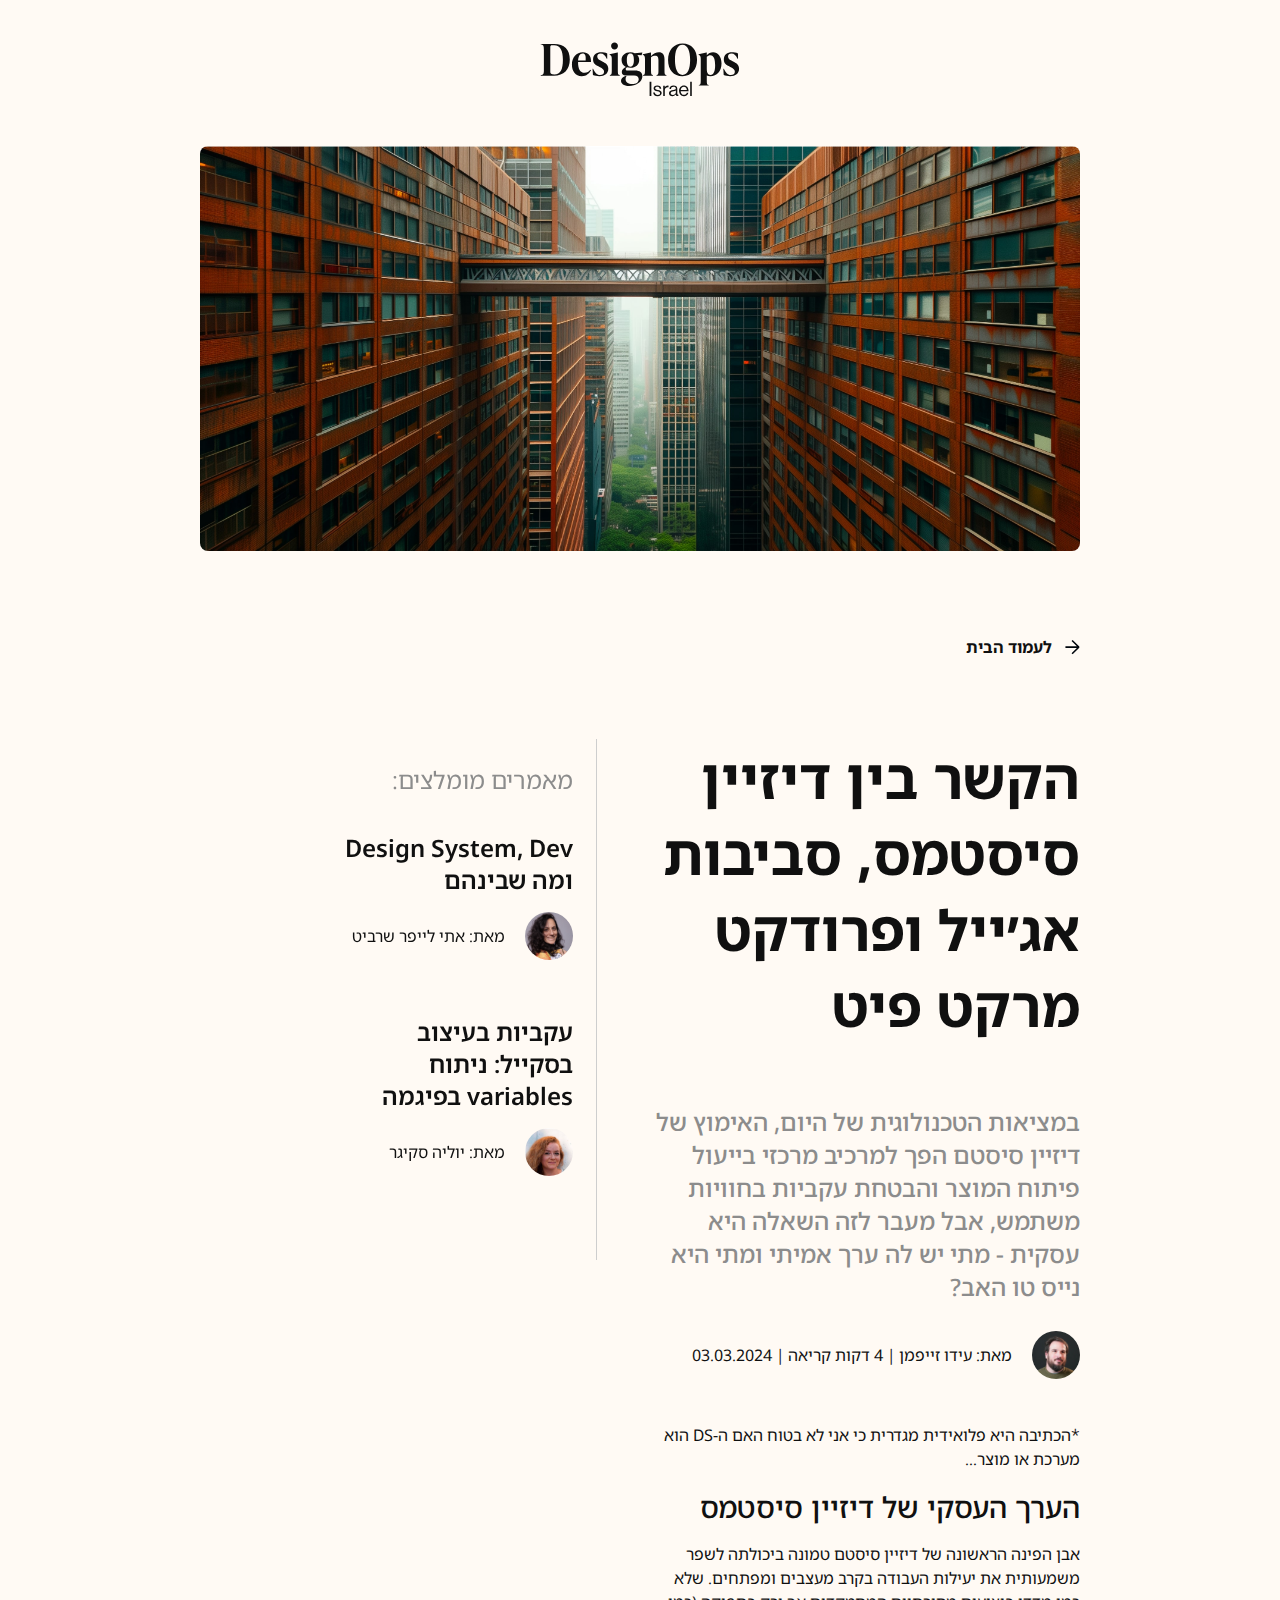
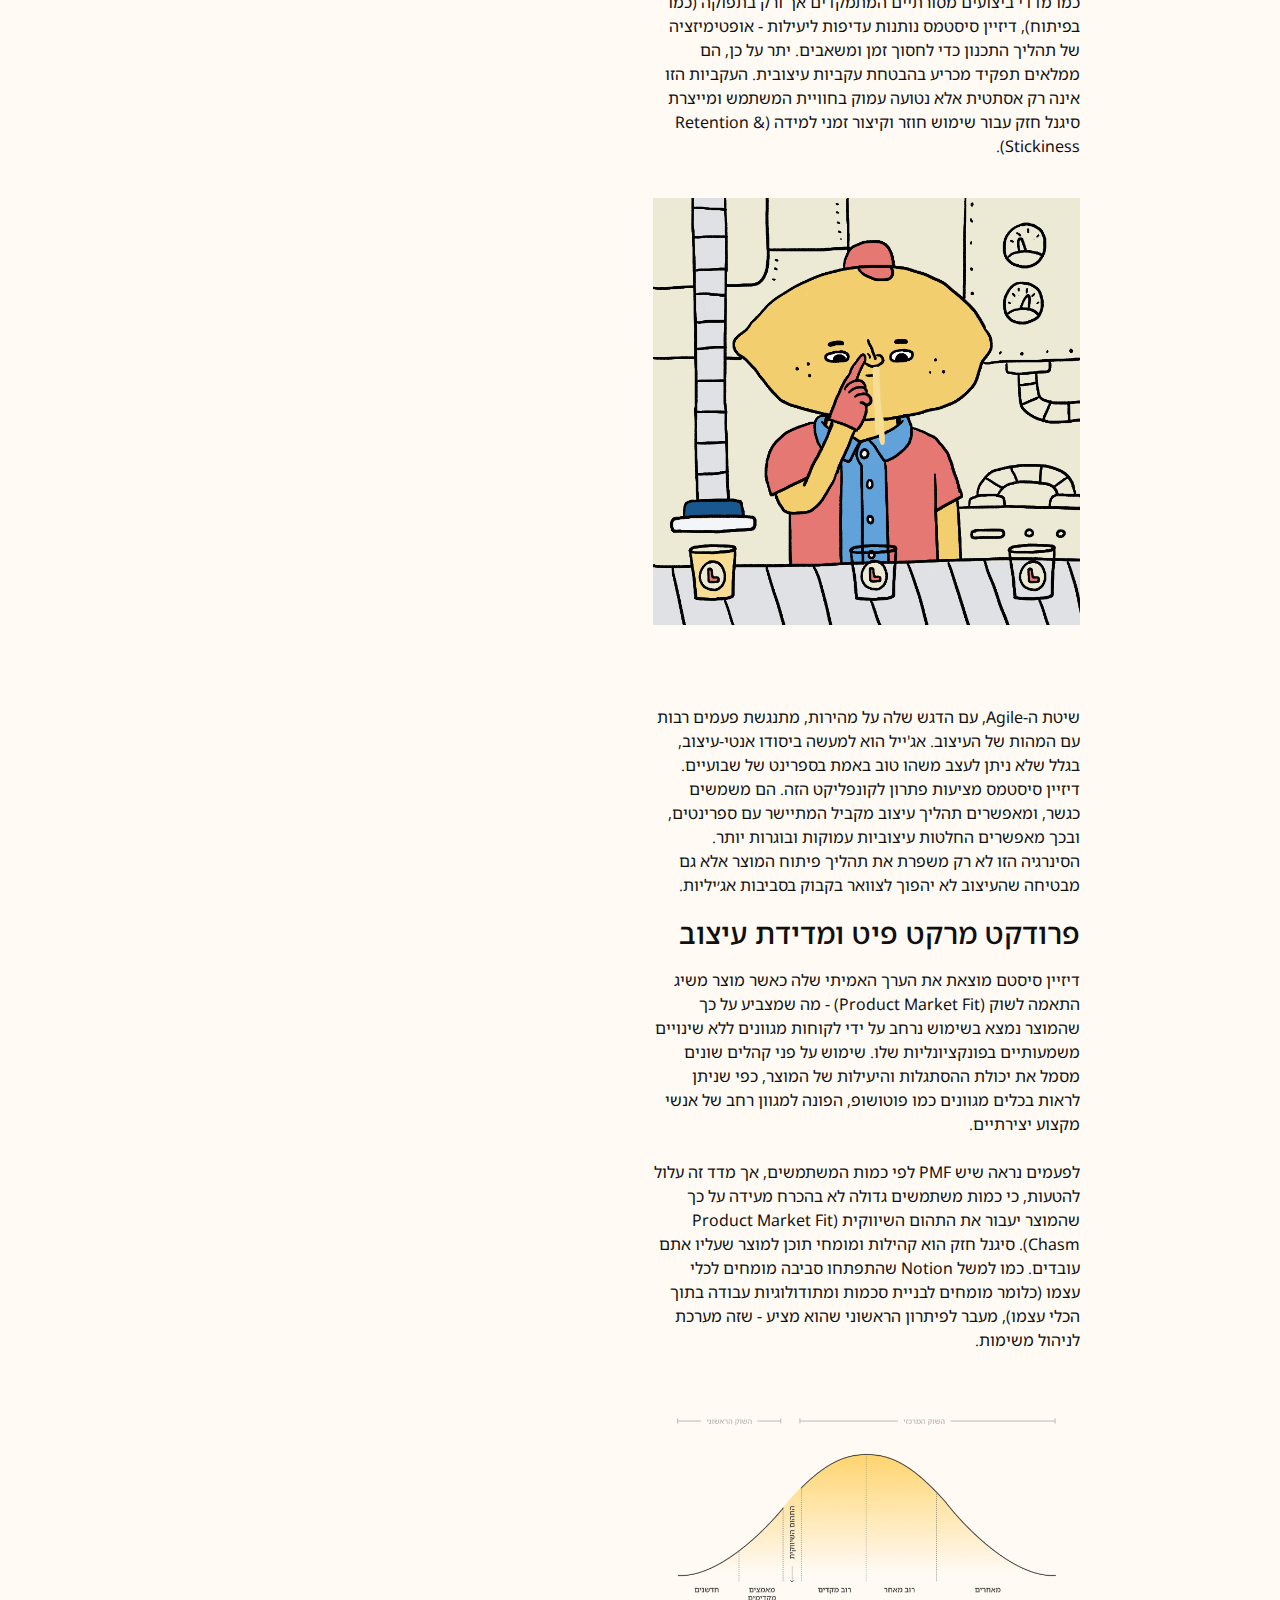
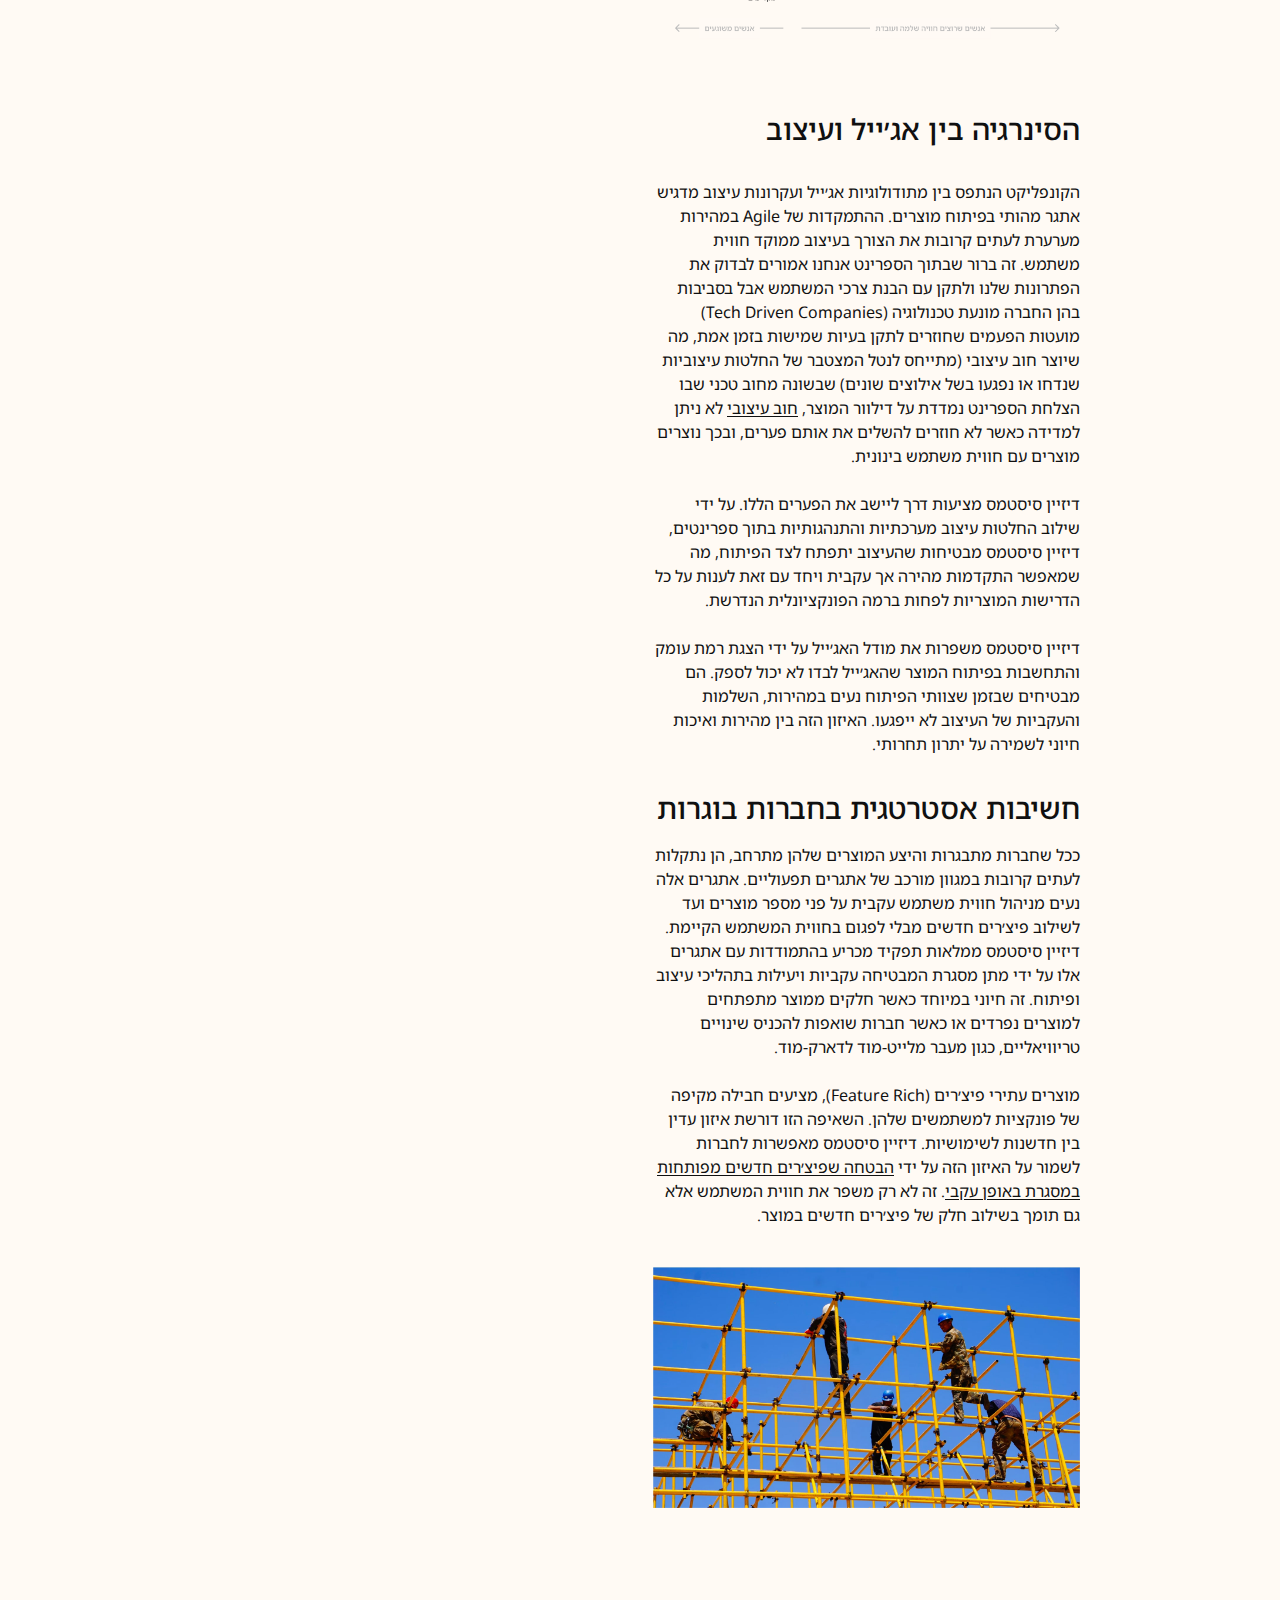
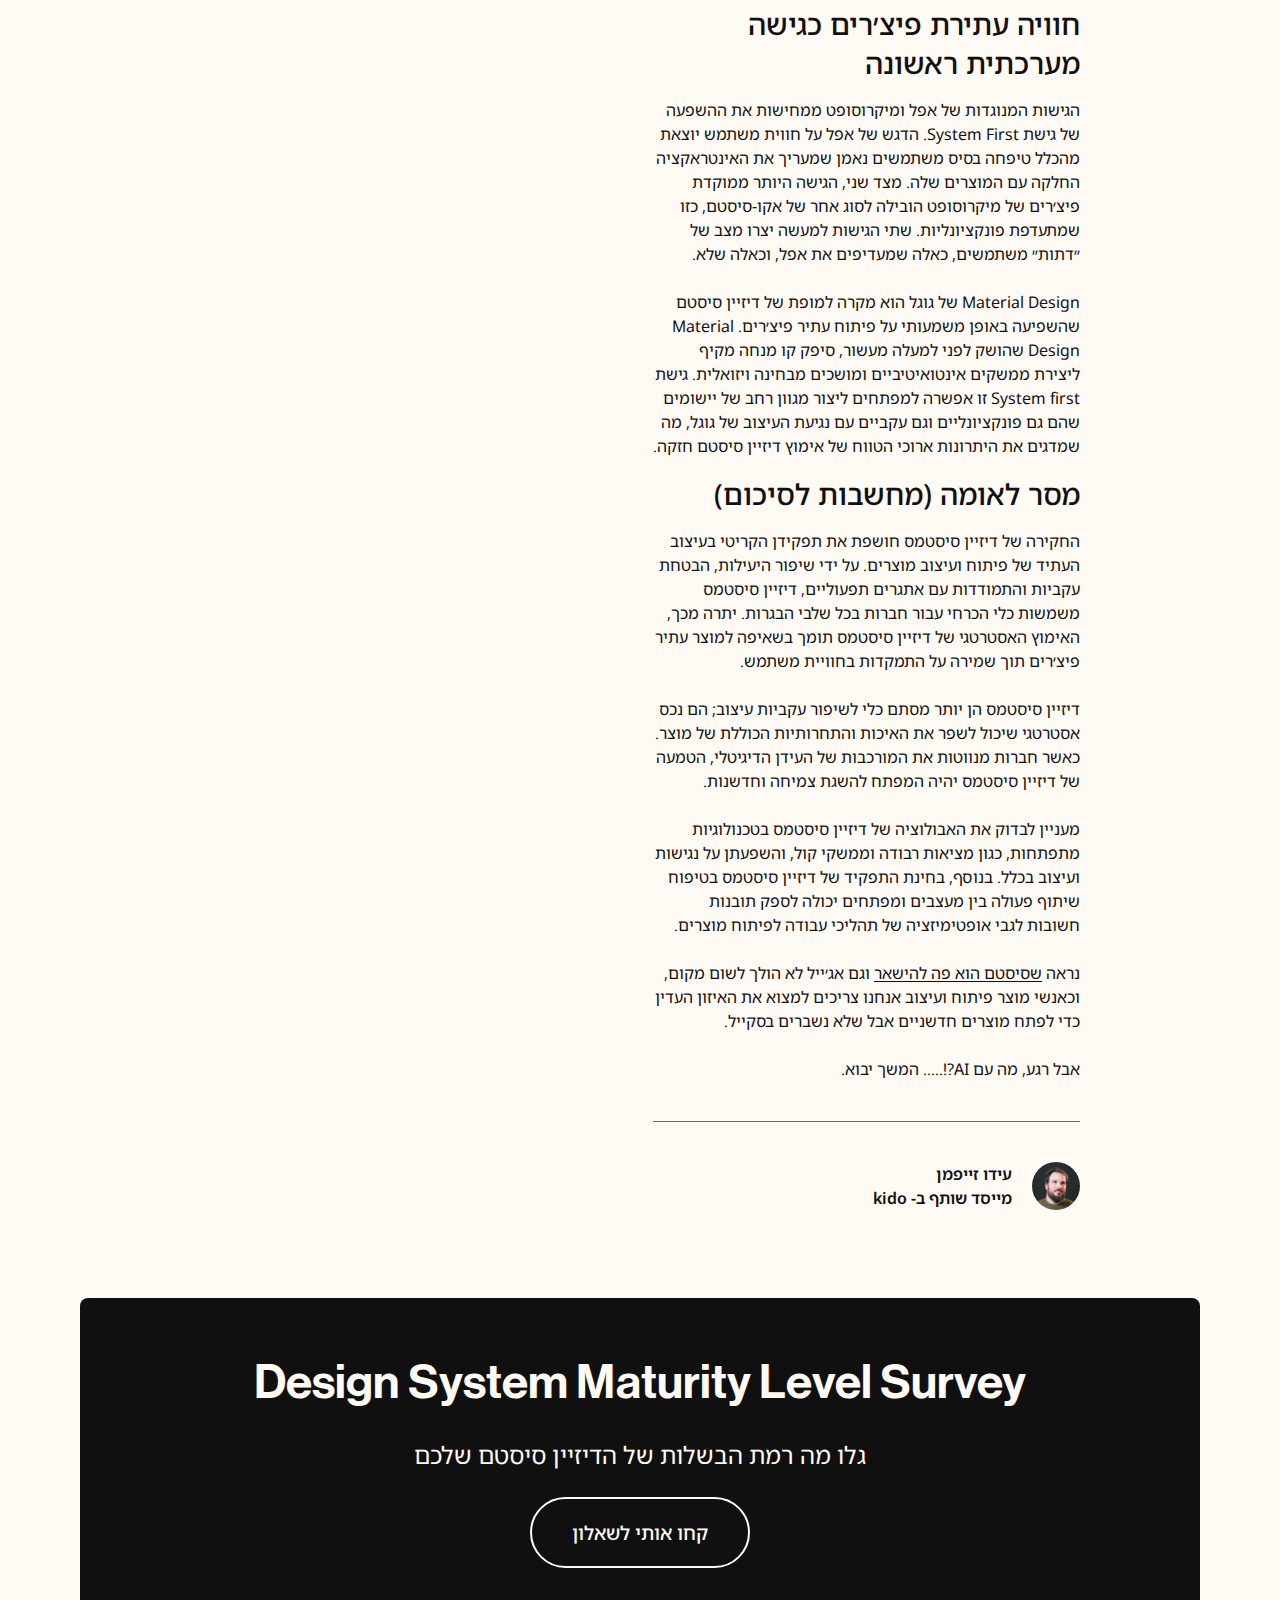
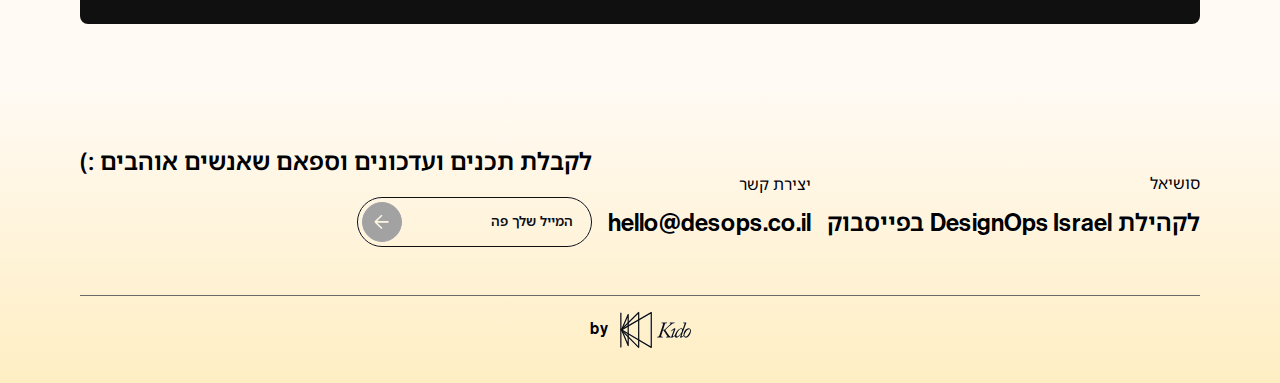
<file: article_05.html>
<!DOCTYPE html>
<html lang="he" dir="rtl">

<head>
    <meta charset="UTF-8">
    <meta name="viewport" content="width=device-width, initial-scale=1.0">
    <title>הקשר בין דיזיין סיסטמס, סביבות אג׳ייל ופרודקט מרקט פיט</title>
    <link rel="shortcut icon" type="image/x-icon" href="https://www.desops.co.il/images/des-favicon.jpg">
    <link rel="stylesheet" href="style.css">
    <base target="_blank">

    <meta property="twitter:card" content="summary_large_image">
    <meta property="twitter:site" content="https://www.desops.co.il">
    <meta property="twitter:title" content="הקשר בין דיזיין סיסטמס, סביבות אג׳ייל ופרודקט מרקט פיט">
    <meta property="twitter:description"
        content="במציאות הטכנולוגית של היום, האימוץ של דיזיין סיסטם הפך למרכיב מרכזי בייעול פיתוח המוצר והבטחת עקביות בחוויות משתמש, אבל מעבר לזה השאלה היא עסקית - מתי יש לה ערך אמיתי ומתי היא נייס טו האב?">
    <meta property="twitter:creator" content="@adircode">
    <meta name="twitter:image" itemprop="image" content="https://www.desops.co.il/images/article_05_hero-min.jpg">
    <meta property="og:title" content="הקשר בין דיזיין סיסטמס, סביבות אג׳ייל ופרודקט מרקט פיט" />
    <meta property="og:description"
        content="במציאות הטכנולוגית של היום, האימוץ של דיזיין סיסטם הפך למרכיב מרכזי בייעול פיתוח המוצר והבטחת עקביות בחוויות משתמש, אבל מעבר לזה השאלה היא עסקית - מתי יש לה ערך אמיתי ומתי היא נייס טו האב?" />
    <meta property="og:image" itemprop="image" content="https://www.desops.co.il/images/article_05_hero-min.jpg" />

</head>

<body
    onresize="document.getElementsByTagName('iframe')[0].style.height=document.getElementsByTagName('iframe')[0].contentWindow.document.getElementsByTagName('body')[0].offsetHeight+'px';">
    <div id="wrapper" class="article">
        <div class="section c-flex-center logo">
            <a href="index.html" target="_self"><img src="images/ops-logo.svg" /></a>
        </div>

        <img src="images/article_05_hero-min.jpg" class="full-width radius-8 margin-t-40" />

        <div class="section r-flex-start margin-tb-80 mob-margin-tb-20">
            <a href="index.html" target="_self" class="no-link small r-flex-center flex-just-start g-12">
                <div class="icon rotate-180" style="--url:url(images/ic-arrow.svg)"></div>
                <p class="noto-bold margin-tb-0">לעמוד הבית</p>
            </a>
        </div>

        <div class="r-flex-start flex-start g-80 g-32-mob">
            <div class="c-flex-center max-70">
                <div class="section c-flex-start">
                    <h1 class="noto-bold margin-t-0 font-35">
                        הקשר בין דיזיין סיסטמס, סביבות אג׳ייל ופרודקט מרקט פיט
                    </h1>
                    <h3 class="noto-medium gray">
                        במציאות הטכנולוגית של היום, האימוץ של דיזיין סיסטם הפך למרכיב מרכזי בייעול פיתוח המוצר והבטחת
                        עקביות בחוויות משתמש, אבל מעבר לזה השאלה היא עסקית - מתי יש לה ערך אמיתי ומתי היא נייס טו האב?
                    </h3>
                    <div class="r-flex-start flex-center r-flex-mob g-20 g-8-mob">
                        <img src="images/avater_ido.jpg" class="avatar" />
                        <p class="noto-regular font-12-mob">מאת: עידו זייפמן | 4 דקות קריאה | 03.03.2024</p>
                    </div>
                    <p class="noto-regular line-150 margin-tb-0 real-m-40">
                        *הכתיבה היא פלואידית מגדרית כי אני לא בטוח האם ה-DS הוא מערכת או מוצר…
                    </p>
                    <h2 class="noto-medium margin-tb-16">
                        הערך העסקי של דיזיין סיסטמס
                    </h2>
                    <p class="noto-regular line-150 margin-tb-0">
                        אבן הפינה הראשונה של דיזיין סיסטם טמונה ביכולתה לשפר משמעותית את יעילות העבודה בקרב מעצבים
                        ומפתחים. שלא כמו מדדי ביצועים מסורתיים המתמקדים אך ורק בתפוקה (כמו בפיתוח), דיזיין סיסטמס נותנות
                        עדיפות ליעילות - אופטימיזציה של תהליך התכנון כדי לחסוך זמן ומשאבים. יתר על כן, הם ממלאים תפקיד
                        מכריע בהבטחת עקביות עיצובית. העקביות הזו אינה רק אסתטית אלא נטועה עמוק בחוויית המשתמש ומייצרת
                        סיגנל חזק עבור שימוש חוזר וקיצור זמני למידה (Retention & Stickiness).
                    </p>
                    <img src="images/article_05_lemon_juice.gif" class="full-width margin-tb-40" />
                    <p class="noto-regular line-150 margin-tb-0">
                        שיטת ה-Agile, עם הדגש שלה על מהירות, מתנגשת פעמים רבות עם המהות של העיצוב. אג'ייל הוא למעשה
                        ביסודו אנטי-עיצוב, בגלל שלא ניתן לעצב משהו טוב באמת בספרינט של שבועיים. דיזיין סיסטמס מציעות
                        פתרון לקונפליקט הזה. הם משמשים כגשר, ומאפשרים תהליך עיצוב מקביל המתיישר עם ספרינטים, ובכך
                        מאפשרים החלטות עיצוביות עמוקות ובוגרות יותר. הסינרגיה הזו לא רק משפרת את תהליך פיתוח המוצר אלא
                        גם מבטיחה שהעיצוב לא יהפוך לצוואר בקבוק בסביבות אג׳יליות.
                    </p>
                    <h2 class="noto-medium margin-tb-16">
                        פרודקט מרקט פיט ומדידת עיצוב
                    </h2>
                    <p class="noto-regular line-150 margin-tb-0">
                        דיזיין סיסטם מוצאת את הערך האמיתי שלה כאשר מוצר משיג התאמה לשוק (Product Market Fit) - מה שמצביע
                        על כך שהמוצר נמצא בשימוש נרחב על ידי לקוחות מגוונים ללא שינויים משמעותיים בפונקציונליות שלו.
                        שימוש על פני קהלים שונים מסמל את יכולת ההסתגלות והיעילות של המוצר, כפי שניתן לראות בכלים מגוונים
                        כמו פוטושופ, הפונה למגוון רחב של אנשי מקצוע יצירתיים.
                        <br /><br />
                        לפעמים נראה שיש PMF לפי כמות המשתמשים, אך מדד זה עלול להטעות, כי כמות משתמשים גדולה לא בהכרח
                        מעידה על כך שהמוצר יעבור את התהום השיווקית (Product Market Fit Chasm). סיגנל חזק הוא קהילות
                        ומומחי תוכן למוצר שעליו אתם עובדים. כמו למשל Notion שהתפתחו סביבה מומחים לכלי עצמו (כלומר מומחים
                        לבניית סכמות ומתודולוגיות עבודה בתוך הכלי עצמו), מעבר לפיתרון הראשוני שהוא מציע - שזה מערכת
                        לניהול משימות.
                    </p>
                    <img src="images/article_05_marketing.png" class="full-width margin-t-40" />
                    <h2 class="noto-medium margin-tb-16">
                        הסינרגיה בין אג׳ייל ועיצוב
                    </h2>
                    <p class="noto-regular line-150">
                        הקונפליקט הנתפס בין מתודולוגיות אג׳ייל ועקרונות עיצוב מדגיש אתגר מהותי בפיתוח מוצרים. ההתמקדות
                        של Agile במהירות מערערת לעתים קרובות את הצורך בעיצוב ממוקד חווית משתמש. זה ברור שבתוך הספרינט
                        אנחנו אמורים לבדוק את הפתרונות שלנו ולתקן עם הבנת צרכי המשתמש אבל בסביבות בהן החברה מונעת
                        טכנולוגיה (Tech Driven Companies) מועטות הפעמים שחוזרים לתקן בעיות שמישות בזמן אמת, מה שיוצר חוב
                        עיצובי (מתייחס לנטל המצטבר של החלטות עיצוביות שנדחו או נפגעו בשל אילוצים שונים) שבשונה מחוב טכני
                        שבו הצלחת הספרינט נמדדת על דילוור המוצר, <a href="article_02.html" class="article-link">חוב
                            עיצובי</a> לא ניתן למדידה כאשר לא חוזרים להשלים את אותם
                        פערים, ובכך נוצרים מוצרים עם חווית משתמש בינונית.
                        <br /><br />
                        דיזיין סיסטמס מציעות דרך ליישב את הפערים הללו. על ידי שילוב החלטות עיצוב מערכתיות והתנהגותיות
                        בתוך ספרינטים, דיזיין סיסטמס מבטיחות שהעיצוב יתפתח לצד הפיתוח, מה שמאפשר התקדמות מהירה אך עקבית
                        ויחד עם זאת לענות על כל הדרישות המוצריות לפחות ברמה הפונקציונלית הנדרשת.
                        <br /><br />
                        דיזיין סיסטמס משפרות את מודל האג׳ייל על ידי הצגת רמת עומק והתחשבות בפיתוח המוצר שהאג׳ייל לבדו לא
                        יכול לספק. הם מבטיחים שבזמן שצוותי הפיתוח נעים במהירות, השלמות והעקביות של העיצוב לא ייפגעו.
                        האיזון הזה בין מהירות ואיכות חיוני לשמירה על יתרון תחרותי.


                    </p>

                    <h2 class="noto-medium margin-tb-16">
                        חשיבות אסטרטגית בחברות בוגרות
                    </h2>
                    <p class="noto-regular line-150 margin-tb-0">
                        ככל שחברות מתבגרות והיצע המוצרים שלהן מתרחב, הן נתקלות לעתים קרובות במגוון מורכב של אתגרים
                        תפעוליים. אתגרים אלה נעים מניהול חווית משתמש עקבית על פני מספר מוצרים ועד לשילוב פיצ׳רים חדשים
                        מבלי לפגום בחווית המשתמש הקיימת. דיזיין סיסטמס ממלאות תפקיד מכריע בהתמודדות עם אתגרים אלו על ידי
                        מתן מסגרת המבטיחה עקביות ויעילות בתהליכי עיצוב ופיתוח. זה חיוני במיוחד כאשר חלקים ממוצר מתפתחים
                        למוצרים נפרדים או כאשר חברות שואפות להכניס שינויים טריוויאליים, כגון מעבר מלייט-מוד לדארק-מוד.
                        <br /><br />
                        מוצרים עתירי פיצ׳רים (Feature Rich), מציעים חבילה מקיפה של פונקציות למשתמשים שלהן. השאיפה הזו
                        דורשת איזון עדין בין חדשנות לשימושיות. דיזיין סיסטמס מאפשרות לחברות לשמור על האיזון הזה על ידי
                        <a href="article_03.html" class="article-link">הבטחה שפיצ׳רים חדשים מפותחות במסגרת באופן
                            עקבי</a>. זה לא רק משפר את חווית המשתמש אלא גם תומך בשילוב
                        חלק של פיצ׳רים חדשים במוצר.
                    </p>
                    <img src="images/article_05_construction-min.jpg" class="full-width margin-tb-40" />
                    <h2 class="noto-medium margin-tb-16">
                        חוויה עתירת פיצ׳רים כגישה מערכתית ראשונה
                    </h2>
                    <p class="noto-regular line-150 margin-tb-0">
                        הגישות המנוגדות של אפל ומיקרוסופט ממחישות את ההשפעה של גישת System First. הדגש של אפל על חווית
                        משתמש יוצאת מהכלל טיפחה בסיס משתמשים נאמן שמעריך את האינטראקציה החלקה עם המוצרים שלה. מצד שני,
                        הגישה היותר ממוקדת פיצ׳רים של מיקרוסופט הובילה לסוג אחר של אקו-סיסטם, כזו שמתעדפת פונקציונליות.
                        שתי הגישות למעשה יצרו מצב של ״דתות״ משתמשים, כאלה שמעדיפים את אפל, וכאלה שלא.
                        <br /><br />
                        Material Design של גוגל הוא מקרה למופת של דיזיין סיסטם שהשפיעה באופן משמעותי על פיתוח עתיר
                        פיצ׳רים. Material Design שהושק לפני למעלה מעשור, סיפק קו מנחה מקיף ליצירת ממשקים אינטואיטיביים
                        ומושכים מבחינה ויזואלית. גישת System first זו אפשרה למפתחים ליצור מגוון רחב של יישומים שהם גם
                        פונקציונליים וגם עקביים עם נגיעת העיצוב של גוגל, מה שמדגים את היתרונות ארוכי הטווח של אימוץ
                        דיזיין סיסטם חזקה.
                    </p>
                    <h2 class="noto-medium margin-tb-16">
                        מסר לאומה (מחשבות לסיכום)
                    </h2>
                    <p class="noto-regular line-150 margin-tb-0">
                        החקירה של דיזיין סיסטמס חושפת את תפקידן הקריטי בעיצוב העתיד של פיתוח ועיצוב מוצרים. על ידי שיפור
                        היעילות, הבטחת עקביות והתמודדות עם אתגרים תפעוליים, דיזיין סיסטמס משמשות כלי הכרחי עבור חברות
                        בכל שלבי הבגרות. יתרה מכך, האימוץ האסטרטגי של דיזיין סיסטמס תומך בשאיפה למוצר עתיר פיצ׳רים תוך
                        שמירה על התמקדות בחוויית משתמש.
                        <br /><br />
                        דיזיין סיסטמס הן יותר מסתם כלי לשיפור עקביות עיצוב; הם נכס אסטרטגי שיכול לשפר את האיכות
                        והתחרותיות הכוללת של מוצר. כאשר חברות מנווטות את המורכבות של העידן הדיגיטלי, הטמעה של דיזיין
                        סיסטמס יהיה המפתח להשגת צמיחה וחדשנות.
                        <br /><br />
                        מעניין לבדוק את האבולוציה של דיזיין סיסטמס בטכנולוגיות מתפתחות, כגון מציאות רבודה וממשקי קול,
                        והשפעתן על נגישות ועיצוב בכלל. בנוסף, בחינת התפקיד של דיזיין סיסטמס בטיפוח שיתוף פעולה בין
                        מעצבים ומפתחים יכולה לספק תובנות חשובות לגבי אופטימיזציה של תהליכי עבודה לפיתוח מוצרים.
                        <br /><br />
                        נראה <a href="https://www.knapsack.cloud/lp/gartner-hype-cycle" class="article-link">שסיסטם הוא פה להישאר</a> וגם אג׳ייל לא הולך לשום מקום, וכאנשי מוצר פיתוח ועיצוב אנחנו צריכים
                        למצוא את האיזון העדין כדי לפתח מוצרים חדשניים אבל שלא נשברים בסקייל.
                        <br /><br />
                        אבל רגע, מה עם AI?!.....
                        המשך יבוא.
                    </p>

                    <hr class="darker-hr margin-t-40 margin-b-40" />

                    <div class="r-flex-start r-flex-mob flex-center g-20 g-8-mob">
                        <img src="images/avater_ido.jpg" class="avatar" />
                        <div class="c-flex-start">
                            <p class="noto-semi margin-tb-0 font-12-mob">עידו זייפמן</p>
                            <div class="r-flex-center g-4">
                                <p class="noto-semi margin-tb-0 font-12-mob">מייסד שותף ב- kido
                                </p>
                                <img src="images/ic-linkedin.svg" class="hidden" />
                            </div>
                        </div>
                    </div>
                </div>


            </div>
            <div class="c-flex-start max-50 max-100-mob right-div">
                <div class="section mob-hidden hidden">
                    <h3 class="noto-regular gray">תגיות:</h3>
                    <div class="r-flex-start g-4 r-flex-mob r-flex-tab">
                        <button class="chip noto-semi margin-t-0">תגית</button>
                        <button class="chip noto-semi margin-t-0">תגית אחרת</button>
                    </div>
                </div>
                <hr class="mob-show darker-hr" />
                <div class="section padding-b-80">
                    <h3 class="noto-regular gray">מאמרים מומלצים:</h3>
                    <div class="c-flex-start g-40">

                        <div class="c-flex-start">

                            <a href="article_01.html" target="_self" class="no-link small">
                            <h3 class="noto-semi margin-b-12 margin-t-12 grow">Design System, Dev ומה שבינהם</h3>
                            </a>
                            <div class="r-flex-start g-20 r-flex-mob flex-center">
                                <img src="images/avatar_eti.jpg" class="avatar" />
                                <p class="noto-regular">מאת: אתי לייפר שרביט</p>
                            </div>
                        </div>
                        <div class="c-flex-start">

                            <a href="article_03.html" target="_self" class="no-link small">
                                <h3 class="noto-semi margin-b-12 margin-t-12 grow">עקביות בעיצוב בסקייל: ניתוח variables
                                    בפיגמה</h3>
                            </a>
                            <div class="r-flex-start g-20 r-flex-mob flex-center">
                                <img src="images/avatar_julia.jpg" class="avatar" />
                                <p class="noto-regular">מאת: יוליה סקיגר</p>
                            </div>
                        </div>
                        <div class="c-flex-start hidden">

                            <h3 class="noto-semi margin-b-12 margin-t-12 grow">מה זה DesignOps?</h3>
                            <div class="r-flex-start g-20 r-flex-mob flex-center">
                                <img src="images/avatar_dina.jpg" class="avatar" />
                                <p class="noto-regular">מאת: יוליה סקיגר</p>
                            </div>
                        </div>
                    </div>
                </div>

            </div>
            <div class="c-flex-start width-30 right-div"></div>
        </div>

    </div>
    <div id="wrapper">
        <iframe src="footer.html" frameborder="0" class="full-width footer-frame"
            onload="this.style.height=this.contentWindow.document.getElementsByTagName('body')[0].offsetHeight+'px';"></iframe>
        <footer></footer>
    </div>
</body>

</html>
</file>
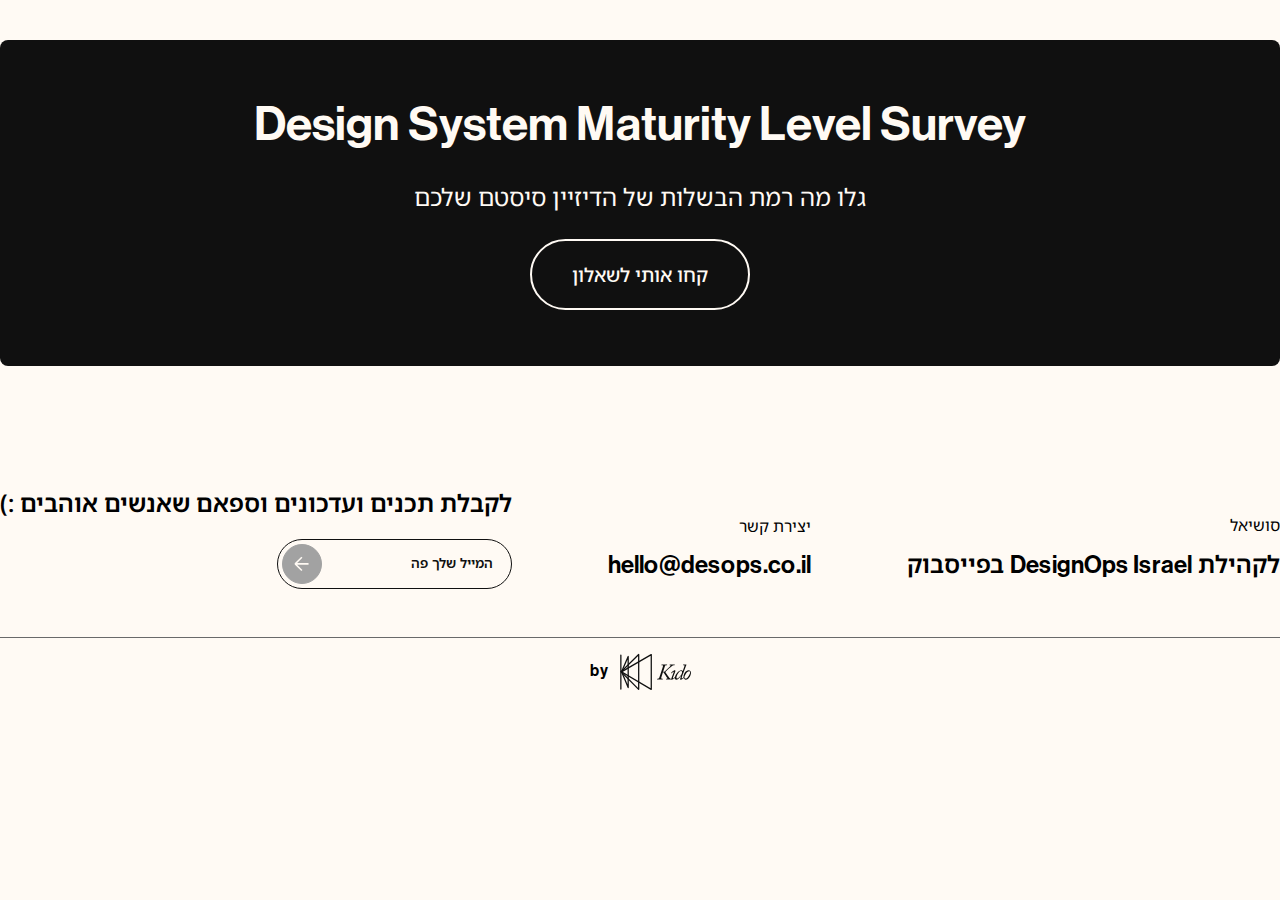
<file: footer.html>
<!DOCTYPE html>
<html lang="he" dir="rtl" style="background: #fffaf4;">

<head>
  <meta charset="UTF-8">
  <meta name="viewport" content="width=device-width, initial-scale=1.0">
  <title>Design Ops</title>
  <link rel="stylesheet" href="style.css">
</head>

<body style="background: #fffaf4;">
  <div class="section c-flex-center black margin-tb-40">
    <div class="r-flex-center g-20 text-left">
      <div class="c-flex-center full-width g-4">
        <h1 class="haas-semi font-3 margin-b-12 margin-t-40 text-center font-7-mob">
          Design System Maturity Level Survey
        </h1>
        <h3 class="margin-tb-0 margin-b-12 noto-regular text-center">גלו מה רמת הבשלות של הדיזיין סיסטם שלכם</h3>
        <button class="seker-button noto-medium"
          onclick="window.open('https://x9saux68r0k.typeform.com/to/wPm7ABNO', '_blank');">קחו אותי לשאלון</button>
      </div>
    </div>
  </div>

  <div class="r-flex-end full-width g-12 space-between padding-tb-40 g-32-mob flex-start-mob">
    <div class="c-flex-start g-4">
      <p class="margin-tb-0 noto-regular">סושיאל</p>
      <h3 class="noto-semi margin-tb-0">
        <a href="https://www.facebook.com/groups/761862422080207/" target="_blank" class="no-link">לקהילת
          <span class="haas-semi">DesignOps Israel</span> בפייסבוק</a>
      </h3>
    </div>
    <div class="c-flex-start g-4">
      <p class="margin-tb-0 noto-regular">יצירת קשר</p>
      <h3 class="haas-semi margin-tb-0">
        <a href="mailto:hello@desops.co.il" class="no-link">hello@desops.co.il</a>
      </h3>
    </div>
    <div class="c-flex-start g-20">
      <h3 class="noto-semi margin-tb-0">
        לקבלת תכנים ועדכונים וספאם שאנשים אוהבים :)
      </h3>
      <form id="email-form" class="r-flex-start input-wrapper">
        <input type="email" placeholder="המייל שלך פה" class="haas-semi" id="user-email" value="" oninput="resetThanks();" />
        <button type="submit" class="icon-button">
          <div class="icon" style="--url: url(images/ic-arrow.svg)"></div>
        </button>
        <p class="email-footer noto-regular hidden" id="thanks">קיבלנו את המייל, תודה!</p>
      </form>
    </div>
  </div>

  <hr class="darker-hr" />

  <div class="section logo-section">
    <div class="r-flex-center g-12">
      <a href="https://www.wearekido.com" class="no-link r-flex-center" target="_blank">
        <img src="images/kido-logo.svg" />
      </a>
      <p class="haas-semi">by</p>
    </div>
  </div>

  <!-- <footer></footer> -->
  </div>
</body>
<script>
  document
    .getElementById("email-form")
    .addEventListener("submit", function (e) {
      e.preventDefault();
      var userEmail = document.getElementById("user-email").value;
      var url =
        "https://script.google.com/macros/s/AKfycbz_FlL5yxZ8HSvXQsWYPArid0aGzfbcIs7XOl9Izz3Cokw2DOU5MrjEbgQYxpHsh1ZH/exec";
      document.getElementById("user-email").value = "";
      fetch(url, {
        method: "POST",
        mode: "no-cors",
        headers: {
          "Content-Type": "application/x-www-form-urlencoded",
        },
        body: "email=" + encodeURIComponent(userEmail),
      });
      document.getElementById("thanks").classList.remove("hidden");
    });

    function resetThanks(){
      document.getElementById("thanks").classList.add("hidden");
    }
</script>

</html>
</file>
<file: style.css>
@import url('fonts/font-noto.css');
@import url('fonts/font-haas.css');

/* Local */

:root {
    --text-size: 16px;
    --ops-text: #101010;
    --ops-white: #FFFAF4;
    --ops-select: #f4ff79;
}

::selection {
    background-color: var(--ops-select);
}

html {
    background-color: #FFEDBE;
}

body {
    position: absolute;
    width: 100%;
    top: 0;
    left: 0;
    margin: 0;
    font-size: var(--text-size);
    background-color: #fffaf4 !important;
}

body.post-template-default {
    background: linear-gradient(180deg, #FFEDBE 0%, #FFFAF4 14.38%) !important;
}

body:has(#wrapper) {
    display: flex;
    flex-direction: column;
    align-items: center;
}

#wrapper {
    width: calc(100% - 160px);
    max-width: 1200px;
    padding: 24px 80px;
    color: var(--ops-text);
}

#wrapper.article {
    width: calc(100% - 400px);
    padding: 24px 200px;
}

#wrapper.padding-160 {
    width: calc(100% - 320px);
    padding: 24px 160px;
}

/* Classes */

#embedPopup {
    position: fixed;
    top: 0;
    left: 0;
    width: calc(100% - 24px);
    height: 100%;
    z-index: 999;
    background-color: #000000aa;
    display: flex;
    justify-content: center;
    align-items: center;
    padding: 12px;
}

#embedPopup iframe {
    border: none;
    outline: none;
    width: 92vmin !important;
    height: 51.75vmin !important;
    border-radius: 8px;
}

button.chip {
    padding: 6px 14px;
    border: 1px solid var(--ops-text);
    width: fit-content;
    border-radius: 9999px;
    margin-top: 24px;
    margin-bottom: 8px;
    background-color: transparent;
    color: var(--ops-text);
    font-size: calc(var(--text-size) - (var(--text-size) / 4));
    overflow: hidden;
    text-overflow: ellipsis;
    white-space: nowrap;
    max-width: calc(24vw - 200px);
    pointer-events: none;
    user-select: none;
    display: none;
}

button.chip:hover {
    padding: 6px 14px;
    border: 1px solid;
    width: fit-content;
    border-radius: 9999px;
    margin-top: 24px;
    margin-bottom: 8px;
    color: var(--ops-white);
    border: 1px solid var(--ops-text);
    background-color: var(--ops-text);
}

button.seker-button {
    border: 2px solid var(--ops-white);
    margin-bottom: 40px;
}

button.seker-button:focus-visible {
    outline-offset: 4px;
    outline: 3px solid var(--ops-white);
}

.logo img {
    max-width: 200px;
}

.article p,
.article ul,
.article ol,
.article li {
    max-width: 55vw;
    line-height: 150%;
}

.article p.pre-warp {
    margin-top: -2em;
    margin-bottom: 1em;
}

.article p.real-m-40 {
    margin-top: 40px;
}

iframe.footer-frame {
    height: 84vh;
    position: relative;
    user-select: none;
}

#tools {
    position: relative;
}

#tools-menu,
#selected {
    border-radius: 20px;
    border: 1.5px solid var(--ops-text);
    width: 34ch;
    font-size: 1.5em;
    overflow: hidden;
    cursor: pointer;
    background-color: var(--ops-white);
}

#tools-menu {
    position: absolute;
    z-index: 9;
}

#selected {
    width: calc(34ch - 24px);
    padding: 12px;
    margin-bottom: 8px;
    background-repeat: no-repeat;
    background-position: 12px 50%;
    background-image: url(images/chev.svg);
}

#tools-menu .r-flex-start {
    width: 100%;
}

#tools-menu .r-flex-start label {
    width: 100%;
    padding: 12px;
    cursor: pointer;
}

#tools-menu input {
    display: none;
}

#tools-menu input:checked+label {
    color: var(--ops-white);
    background-color: var(--ops-text);
}

.inner-cards {
    width: 100%;
}

.tool-card {
    display: flex;
    flex-direction: column;
    align-items: flex-end;
    border-radius: 8px;
    border: 1px solid #000000;
    color: var(--ops-text);
    text-align: left;
    padding: 12px;
    cursor: pointer;
    width: calc(25% - 36px);
    min-height: 200px;
    /* aspect-ratio: 1.5 / 1; */
}

.cards {
    min-height: 200px;
}

.tool-card h3 {
    flex-grow: 1;
    font-size: 1.2em;
    margin-top: 0;
    direction: ltr;
    pointer-events: none;
}

.tool-card div {
    pointer-events: none;
}

.tool-card .no-link {
    font-size: 0.8em;
    position: relative;
    width: fit-content;
}

.tool-card .no-link::after {
    content: '';
    position: absolute;
    height: 14px;
    width: 14px;
    top: 6px;
    right: -20px;
    background-repeat: no-repeat;
    background-position: center;
    background-image: url(images/link-hetz.svg);
}

.tool-card .no-link:hover {
    text-decoration: none;
}

.tool-card:hover,
.tool-card:focus,
.tool-card:focus-within {
    background-color: var(--ops-text);
    color: var(--ops-white);
}

.tool-card:hover .no-link::after,
.tool-card:focus .no-link::after,
.tool-card:focus-within .no-link::after {
    filter: invert(100%);
}

.articles-frame {
    width: 100%;
    height: 380px;
    border: none;
}


/* button.seker-button {
    position: relative;
    padding: 16px 32px;
    margin-bottom: 48px;
    border-radius: 9999px;
    isolation: isolate;
}

button.seker-button::before {
    content: '';
    position: absolute;
    width: 50%;
    height: 100%;
    top: 0;
    left: 0;
    background-color: #F4FF7A;
    z-index: -2;
    animation: rotateBorder 500ms ease-in-out infinite;
}

button.seker-button::after {
    content: '';
    position: absolute;
    width: calc(100% - 4px);
    height: calc(100% - 4px);
    top: 2px;
    left: 2px;
    background: inherit;
    border-radius: inherit;
    z-index: -1;
} */

@keyframes rotateBorder {
    0% {
        width: 50%;
        height: 100%;
        top: 0;
        left: 0;
    }

    15% {
        width: 100%;
        height: 50%;
        top: 0;
        left: 0;
    }

    40% {
        width: 50%;
        height: 100%;
        top: 0;
        left: 50%;
    }

    65% {
        width: 100%;
        height: 50%;
        top: 50%;
        left: 0;
    }

    100% {
        width: 50%;
        height: 100%;
        top: 0;
        left: 0;
    }
}

/* @keyframes gradSpin{
    0% {
		background-position: 0% 50%;
	}
	50% {
		background-position: 100% 50%;
	}
	100% {
		background-position: 0% 50%;
	}
} */

.gray {
    color: #8C8C8C;
}

.avatar {
    border-radius: 9999px;
    width: 48px;
    height: 48px;
}

.icon-button {
    width: 40px;
    height: 40px;
    padding: 0;
    display: flex;
    justify-content: center;
    align-items: center;
}

.icon {
    width: 16px;
    height: 16px;
    padding: 0;
    background-image: var(--url);
    background-repeat: no-repeat;
    background-position: center;
    background-size: contain;
}

.no-link .icon {
    filter: invert(100%);
}

.arrow {
    width: 32px;
    height: 32px;
    aspect-ratio: 1 / 1;
    display: flex;
    justify-content: center;
    align-items: center;
}

.arrow img {
    width: 14px;
    height: 14px;
}

.arrow:hover img {
    filter: invert(100%);
}

.arrow.disabled {
    pointer-events: none;
    opacity: .2;
}

.flipped {
    transform: scale(-1, 1);
}

.rotate-180 {
    transform: rotate(180deg);
}

.icon-72 {
    width: 72px;
    height: 72px;
    aspect-ratio: 1 / 1;
    background-color: #D9D9D9;
    border-radius: 8px;
}

.shorts-img {
    aspect-ratio: 16 / 9;
}

.input-wrapper {
    border: 1px solid var(--ops-text);
    border-radius: 9999px;
    width: fit-content;
    padding: 4px;
    position: relative;
}

.email-footer {
    position: absolute;
    top: 100%;
    right: 16px;
    margin: 0;
    margin-top: 8px;
}

.input-wrapper input {
    background-color: transparent;
    border: none;
    outline: none;
    margin: 0 12px;
}

.input-wrapper input:placeholder-shown+button {
    background-color: #a2a2a2;
    border-color: #a2a2a2;
    pointer-events: none;
}

.input-wrapper input::placeholder {
    color: var(--ops-text);
    font-family: 'Noto Sans Hebrew', sans-serif;
    font-weight: 600;
}

/* Utility */

.text-center {
    text-align: center;
}

.text-left {
    text-align: left;
}

.darker-hr {
    background: #696969;
}

.no-link {
    color: inherit;
    text-decoration: none;
    position: relative;
    line-height: 200%;
}

.no-link:hover {
    text-decoration: underline;
    text-underline-offset: var(--text-size);
}

.article-link {
    color: var(--ops-text);
    text-underline-offset: 2px;
    text-decoration: underline;
}

.article-link:hover {
    color: #696969;
    text-underline-offset: 2px;
}

.card-link {
    color: var(--ops-text);
    text-decoration: none;
}

.card-link:hover {
    color: #696969;
    text-decoration: none;
}

.no-link:focus-visible {
    outline: none;
    text-decoration: underline;
    text-underline-offset: calc(var(--text-size) / 4);
}

.no-link.small:hover,
.no-link.small:active {
    text-underline-offset: 4px;
}

.c-flex-center {
    display: flex;
    flex-direction: column;
    justify-content: center;
    align-items: center;
}

.c-flex-start {
    display: flex;
    flex-direction: column;
}

.c-flex-end {
    display: flex;
    flex-direction: column;
    justify-content: flex-end;
    align-items: flex-end;
}

.r-flex-center {
    display: flex;
    flex-direction: row;
    justify-content: center;
    align-items: center;
}

.r-flex-start {
    display: flex;
    flex-direction: row;
}

.r-flex-end {
    display: flex;
    flex-direction: row;
    align-items: flex-end;
}

.flex-start {
    align-items: flex-start;
}

.reverse {
    flex-direction: row-reverse;
}

.ov-hidden {
    overflow: hidden;
}

.flex-just-start {
    justify-content: flex-start;
}

.flex-center {
    align-items: center;
}

.grow {
    flex-grow: 1;
}

.space-between {
    justify-content: space-between;
}

.wrap {
    flex-wrap: wrap;
}

.g-80 {
    gap: 80px;
}

.g-40 {
    gap: 40px;
}

.g-20 {
    gap: 20px;
}

.g-12 {
    gap: 12px;
}

.g-4 {
    gap: 4px;
}

.min-25 {
    min-width: calc(25% - 30px);
}

.max-50 {
    max-width: 50%;
}

.max-70 {
    max-width: 70%;
}

.max-30 {
    max-width: 30%;
}

.padding-tb-40 {
    padding-top: 40px;
    padding-bottom: 40px;
}

.padding-b-80 {
    padding-bottom: 80px;
}

.padding-b-140 {
    padding-bottom: 140px;
}

.margin-tb-0 {
    margin-top: 0;
    margin-bottom: 0;
}

.margin-t-0 {
    margin-top: 0;
}

.margin-b-0 {
    margin-bottom: 0;
}

.margin-tb-40 {
    margin-bottom: 80px;
    margin-top: 40px;
}

.margin-tb-16 {
    margin-top: 16px;
    margin-bottom: 16px;
}

.margin-tb-80 {
    margin-bottom: 80px;
    margin-top: 80px;
}

.margin-b-40 {
    margin-bottom: 40px;
}

.margin-b-80 {
    margin-bottom: 80px;
}

.margin-b-32 {
    margin-bottom: 24px;
}

.margin-b-12 {
    margin-bottom: 12px;
}

.margin-t-12 {
    margin-top: 12px;
}

.margin-t-40 {
    margin-top: 40px;
}

.pre-warp {
    white-space: pre-line;
}

.width-30 {
    width: 30%;
}

.width-50 {
    width: 50%;
}

.line-150 {
    line-height: 150%;
}

.full-width {
    width: 100%;
}

.max-third {
    width: calc(33% - 40px);
    max-width: 31%;
}

.radius-8 {
    border-radius: 8px;
}

.full-radius {
    border-radius: 9999px;
}

.right-div {
    top: 0;
    position: sticky;
}

.right-div::before {
    content: '';
    position: absolute;
    height: 100%;
    width: 1px;
    right: -24px;
    top: 0;
    background: #CECECE;
}

.no-link.small {
    min-width: 240px;
}

.soon {
    position: relative;
}

.soon::before {
    content: '';
    position: absolute;
    width: 66px;
    height: 30px;
    top: -1.5em;
    right: 0;
    border-radius: 9999px;
    background-repeat: no-repeat;
    background-position: center;
    background-size: contain;
    background-image: url(images/soon.png);
}

.hidden {
    display: none !important;
}

.line-105 {
    line-height: 105%;
}

/* Semantic */

hr {
    border: none;
    height: 1px;
    background: #A2A2A2;
    width: 100%;
}

h1 {
    font-size: 5em;
}

h2 {
    font-size: 1.8em;
    margin: 0;
    padding: 0;
}

h3 {
    font-size: 1.5em;
}

.font-3 {
    font-size: 3em;
}

.font-35 {
    font-size: 3.5em;
}

.font-4 {
    font-size: 4em;
}

.black {
    background-color: var(--ops-text);
    color: var(--ops-white);
    border-radius: 8px;
    user-select: none;
    padding-top: 16px;
    padding-bottom: 16px;
}

.black .g-4 {
    gap: 14px;
}

a:hover.black-link .black {
    opacity: 0.9;
}

ul,
ol {
    padding-right: 1em;
}

button {
    position: relative;
    padding: 20px 40px;
    border-radius: 999px;
    background-color: var(--ops-text);
    color: var(--ops-white);
    font-size: 1.2em;
    border: none;
    cursor: pointer;
    overflow: hidden;
    border: 1px solid var(--ops-text);
}

button:hover {
    background-color: var(--ops-white);
    color: var(--ops-text);
}

button:focus-visible {
    outline: 3px solid var(--ops-text);
    outline-offset: 1px;
}

button:hover .icon {
    filter: invert(100%);
}

footer {
    position: absolute;
    width: 100%;
    height: 300px;
    margin: 0;
    left: 0;
    bottom: 0;
    background: linear-gradient(0deg, #FFEDBE -10.75%, #FFFAF4 100%);
    mix-blend-mode: darken;
    pointer-events: none;
}

.mob-hidden {
    display: block;
}

.mob-show {
    display: none;
}

#articlesScroll {
    overflow: hidden;
}

.entry-content {
    font-family: 'Noto Sans Hebrew', sans-serif;
    font-weight: 400;
    min-height: 100vh;
}

.entry-content a {
    color: var(--ops-text);
    text-underline-offset: 2px;
    text-decoration: underline;
}

.entry-content h2 a {
    font-weight: bold;
    text-decoration: none;
}

.entry-title {
    display: none;
}

.entry-content h2 {
    font-family: 'Noto Sans Hebrew', sans-serif;
    font-weight: 400;
    font-size: 1.5em;
    margin: 0;
}

.entry-content ul {
    display: flex;
    flex-direction: row;
    flex-wrap: wrap;
}

.entry-content ul li {
    width: 33%;
}

.entry-content a:hover {
    color: #696969;
    text-underline-offset: 2px;
    text-decoration: underline;
}

.entry-content ul {
    list-style: none;
}

@media only screen and (max-width: 1100px) {
    .r-flex-tab {
        flex-direction: column;
    }

    .r-flex-tab .chip {
        max-width: unset;
        margin: 0;
    }
}

@media only screen and (max-width: 800px) {
    :root {
        --text-size: 10px;
    }

    #wrapper,
    #wrapper.article {
        padding: 24px;
        width: calc(100% - 48px);
    }

    .r-flex-start,
    .r-flex-end {
        flex-direction: column;
    }

    .r-flex-mob {
        flex-direction: row;
    }

    .logo img {
        max-width: 35vw;
    }

    h3 {
        font-size: 2em;
    }

    p {
        font-size: 1.5em;
    }

    ol,
    li,
    ul {
        font-size: 1.25em;
    }

    .article p,
    .article ol,
    .article ul,
    .article li {
        max-width: unset;
    }

    .font-12-mob {
        font-size: 1.25em;
    }

    /* .font-7-mob {
        font-size: 6vw;
    } */

    .max-50 {
        max-width: 80%;
    }

    .max-70,
    .max-100-mob {
        max-width: 100%;
    }

    .max-third {
        width: 100%;
        max-width: unset;
    }

    button.chip {
        font-size: 1.2em;
        max-width: unset;
    }

    .mob-1-line {
        overflow: hidden;
        text-overflow: ellipsis;
        white-space: nowrap;
        max-width: 70vw;
    }

    .g-8-mob {
        gap: 8px;
    }

    .g-32-mob {
        gap: 32px;
    }

    .icon-72 {
        height: 48px;
        width: 48px;
    }

    .input-wrapper {
        flex-direction: row;
        width: calc(100% - 12px);
        position: relative;
    }

    .input-wrapper input {
        margin: 0 24px;
        flex-grow: 1;
    }

    .flex-start-mob {
        align-items: flex-start;
    }

    .black .r-flex-center {
        flex-direction: column;
    }

    .reverse {
        flex-direction: column-reverse;
    }

    .tool-card .reverse {
        flex-direction: row-reverse;
    }

    .mob-hidden {
        display: none;
    }

    .mob-show {
        display: block;
    }

    .avatar {
        width: 32px;
        height: 32px;
    }

    .tool-card {
        width: calc(100% - 24px);
    }

    .tool-card h3 {
        font-size: 2em;
    }

    .tool-card .no-link {
        font-size: 1.2em;
    }

    #selected {
        width: calc(100% - 24px) !important;
    }

    #tools-menu {
        width: 100% !important;
    }

    .article h2 {
        font-size: 2.5em;
    }

    .article h3.noto-regular.gray {
        font-size: 3em;
    }

    .article .width-50 {
        width: 100%;
    }

    .mob-margin-tb-20 {
        margin-bottom: 20px;
        margin-top: 20px;
    }

    button,
    a,
    input {
        -webkit-tap-highlight-color: transparent;
        -webkit-touch-callout: none;
        -webkit-user-select: none;
        -khtml-user-select: none;
        -moz-user-select: none;
        -ms-user-select: none;
        user-select: none;
    }

    .arrow {
        display: none;
    }

    .black {
        padding-left: 12px;
        padding-right: 12px;
    }

    /* .entry-content h2 {
        font-size: 2em !important;
    } */

    .entry-content ul {
        display: flex;
        flex-direction: column;
        flex-wrap: unset;
    }

    .entry-content ul li {
        width: 100%;
    }

    .entry-content ul li p {
        font-size: 1em;
    }
}
</file>
